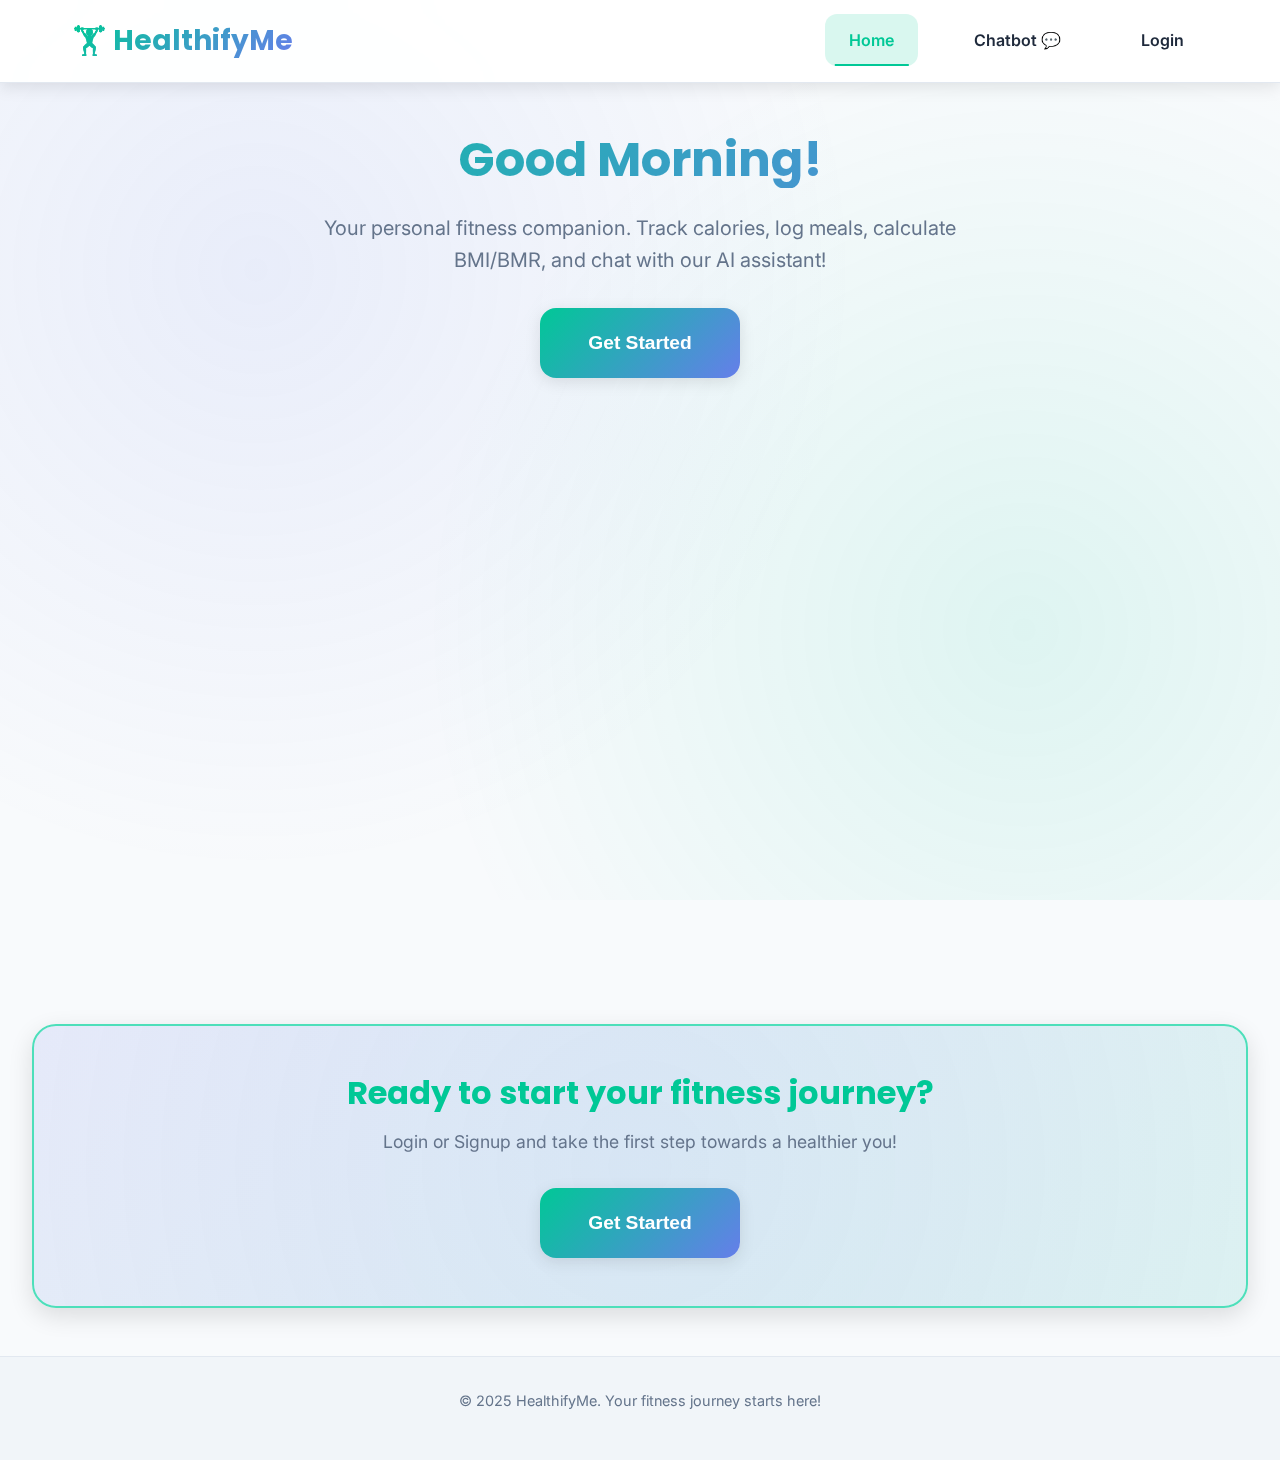
<file: frontend/index.html>
<!DOCTYPE html>
<html lang="en">
<head>
  <meta charset="UTF-8" />
  <meta name="viewport" content="width=device-width, initial-scale=1.0" />
  <title>HealthifyMe - Your Fitness Companion</title>
  <link rel="stylesheet" href="style.css" />
</head>

<body>
  <!-- NAVBAR -->
  <nav class="navbar">
    <div class="nav-container">
      <div class="logo"><h1>🏋️ HealthifyMe</h1></div>
      <ul class="nav-menu">
        <li><a href="index.html" class="active">Home</a></li>
        <li><a href="chatbot.html">Chatbot 💬</a></li>
        <li id="authButton"><a href="login.html">Login</a></li>
      </ul>
    </div>
  </nav>

  <!-- HERO SECTION -->
  <section class="hero">
    <h2 id="greeting">Welcome!</h2>
    <p>Your personal fitness companion. Track calories, log meals, calculate BMI/BMR, and chat with our AI assistant!</p>
    <button class="btn-large" id="getStartedBtn">Get Started</button>
  </section>

  <!-- FEATURES GRID -->
  <section class="features-grid">
    <div class="feature-card">
      <h3>📊 BMI Calculator</h3>
      <p>Check your Body Mass Index and understand your health better.</p>
    </div>
    <div class="feature-card">
      <h3>🔥 BMR Calculator</h3>
      <p>Calculate your Basal Metabolic Rate to manage your calorie needs.</p>
    </div>
    <div class="feature-card">
      <h3>🍎 Food Search</h3>
      <p>Search any food item and get detailed nutritional info.</p>
    </div>
    <div class="feature-card">
      <h3>🍔 Log Meal</h3>
      <p>Keep track of your meals and monitor daily calorie intake.</p>
    </div>
    <div class="feature-card">
      <h3>💧 Water Tracker</h3>
      <p>Log your water intake and stay hydrated throughout the day.</p>
    </div>
    <div class="feature-card">
      <h3>💬 AI Chatbot</h3>
      <p>Get personalized fitness advice with our AI-powered assistant.</p>
    </div>
  </section>

  <!-- CTA -->
  <section class="cta-section">
    <h3>Ready to start your fitness journey?</h3>
    <p>Login or Signup and take the first step towards a healthier you!</p>
    <button class="btn-large" id="ctaButton">Get Started</button>
  </section>

  <footer>
    <p>&copy; 2025 HealthifyMe. Your fitness journey starts here!</p>
  </footer>

  <script>
    // ====== DYNAMIC GREETING BASED ON TIME ======
    function updateGreeting() {
      const greetingEl = document.getElementById('greeting');
      const now = new Date();
      const hour = now.getHours();

      let greeting = "Welcome!";
      if(hour < 12) greeting = "Good Morning!";
      else if(hour < 18) greeting = "Good Afternoon!";
      else greeting = "Good Evening!";

      // Check login
      const session = JSON.parse(localStorage.getItem('healthifyMeSession') || 'null');
      if(session && session.username){
        greeting += ` ${session.username}`;
      }

      greetingEl.textContent = greeting;
    }

    // ====== NAVBAR LOGIN/LOGOUT ======
    function updateNavbar() {
      const authButton = document.getElementById('authButton');
      const session = JSON.parse(localStorage.getItem('healthifyMeSession') || 'null');

      if(session && session.username){
        authButton.innerHTML = `<a href="#" onclick="logout()">Logout</a>`;
      } else {
        authButton.innerHTML = `<a href="login.html">Login</a>`;
      }
    }

    // ====== GET STARTED BUTTON ======
    document.getElementById('getStartedBtn').addEventListener('click', () => {
      const session = JSON.parse(localStorage.getItem('healthifyMeSession') || 'null');
      if(session && session.username){
        window.location.href = 'dash.html';
      } else {
        window.location.href = 'login.html';
      }
    });

    document.getElementById('ctaButton').addEventListener('click', () => {
      const session = JSON.parse(localStorage.getItem('healthifyMeSession') || 'null');
      if(session && session.username){
        window.location.href = 'dash.html';
      } else {
        window.location.href = 'login.html';
      }
    });

    // ====== LOGOUT FUNCTION ======
    function logout(){
      localStorage.removeItem('healthifyMeSession');
      location.reload();
    }

    // Initialize
    updateGreeting();
    updateNavbar();
  </script>
</body>
</html>
</file>
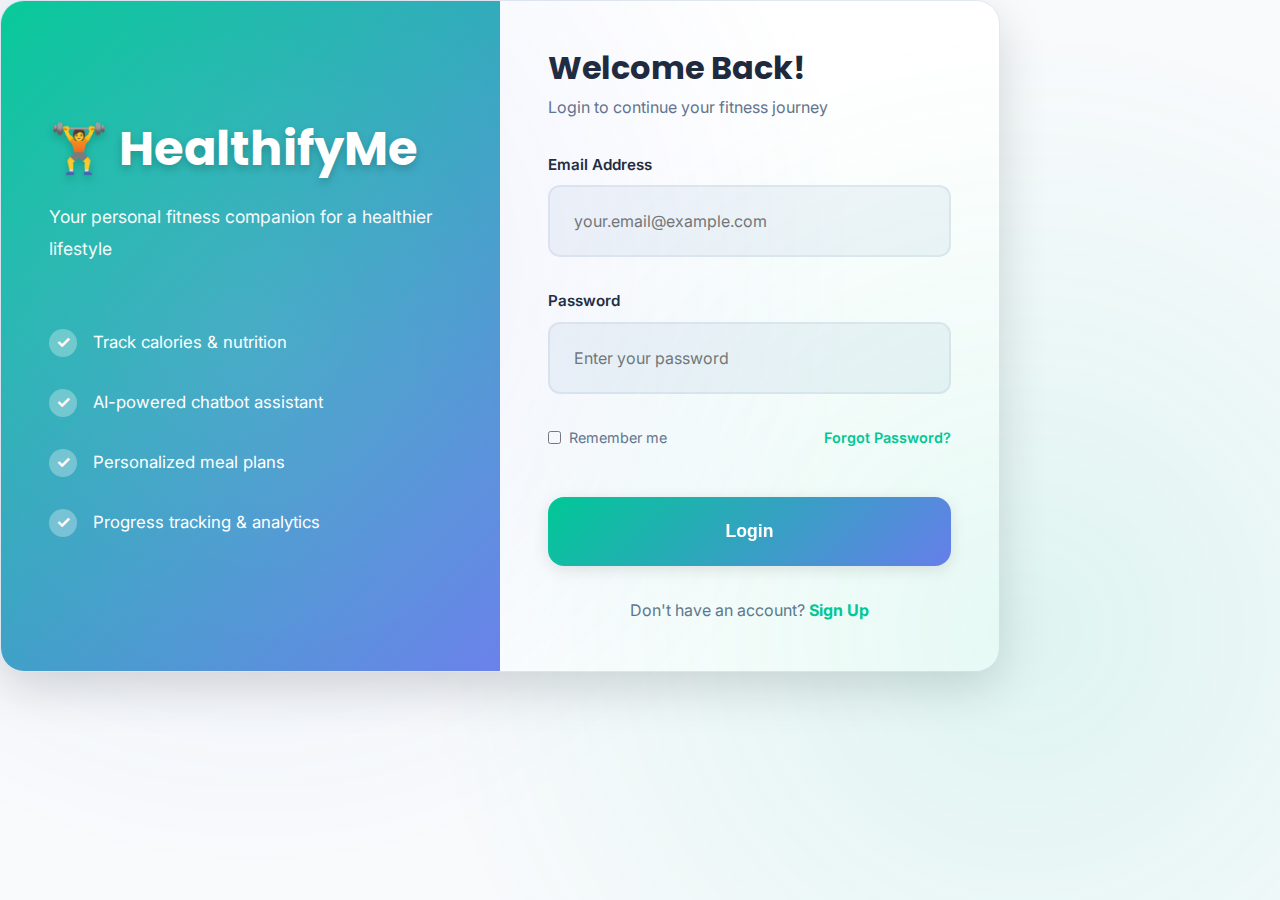
<file: frontend/bmi-calculator.html>
<!-- ==========================================
     FILE 4: bmi-calculator.html
     ========================================== -->
<!DOCTYPE html>
<html lang="en">
<head>
    <meta charset="UTF-8">
    <meta name="viewport" content="width=device-width, initial-scale=1.0">
    <title>BMI Calculator - HealthifyMe</title>
    <link rel="stylesheet" href="style.css">
</head>
<body>
    <!-- Sidebar -->
    <div class="sidebar" id="sidebar">
        <div class="sidebar-header">
            <h2>🏋️ HealthifyMe</h2>
        </div>
        <nav class="sidebar-nav">
            <a href="dash.html" class="nav-link">
                <span class="nav-icon">📊</span>
                <span class="nav-text">Dashboard</span>
            </a>
            <a href="bmi-calculator.html" class="nav-link active">
                <span class="nav-icon">⚖️</span>
                <span class="nav-text">BMI Calculator</span>
            </a>
            <a href="bmr-calculator.html" class="nav-link">
                <span class="nav-icon">🔥</span>
                <span class="nav-text">BMR Calculator</span>
            </a>
            <a href="food.html" class="nav-link">
                <span class="nav-icon">🍎</span>
                <span class="nav-text">Food Search</span>
            </a>
            <a href="meal.html" class="nav-link">
                <span class="nav-icon">🍔</span>
                <span class="nav-text">Log Meal</span>
            </a>
            <a href="water-tracker.html" class="nav-link">
                <span class="nav-icon">💧</span>
                <span class="nav-text">Water Tracker</span>
            </a>
            <a href="chatbot.html" class="nav-link">
                <span class="nav-icon">🤖</span>
                <span class="nav-text">AI Chatbot</span>
            </a>
            <a href="weight-log.html" class="nav-link">
        <span class="nav-icon">📈</span>
        <span class="nav-text">Weight Log</span>
    </a>
        </nav>
        <div class="sidebar-footer">
            <button onclick="handleLogout()" class="btn-logout">
                <span>🚪</span> Logout
            </button>
        </div>
    </div>

    <!-- Main Content -->
    <div class="main-content">
        <div class="top-bar">
            <button class="mobile-menu-btn" onclick="toggleSidebar()">☰</button>
            <div class="greeting">
                <h1>⚖️ BMI Calculator</h1>
                <p>Calculate your Body Mass Index</p>
            </div>
            <div class="user-profile">
                <div class="theme-toggle" onclick="toggleTheme()">
                    <span id="themeIcon">🌙</span>
                </div>
                <div class="user-avatar">👤</div>
                <span id="username">User</span>
            </div>
        </div>

        <div class="dashboard-container">
            <div class="form-container">
                <h2 style="margin-bottom: 1rem;">Calculate Your BMI</h2>
                <p style="color: var(--text-secondary); margin-bottom: 2rem;">
                    Body Mass Index (BMI) is a measure of body fat based on height and weight.
                </p>

                <form id="bmiForm" onsubmit="calculateBMI(event)">
                    <div class="form-group">
                        <label for="weight">Weight (kg) *</label>
                        <input type="number" id="weight" placeholder="70" step="0.1" min="1" required>
                    </div>

                    <div class="form-group">
                        <label for="height">Height (cm) *</label>
                        <input type="number" id="height" placeholder="170" min="1" required>
                    </div>

                    <button type="submit" class="btn btn-primary btn-block">Calculate BMI</button>
                </form>

                <!-- Result Display -->
                <div id="result" style="margin-top: 2rem; display: none;">
                    <div style="background: var(--bg-light); padding: 1.5rem; border-radius: 12px;">
                        <h3 style="text-align: center; margin-bottom: 1rem;">Your BMI Result</h3>
                        <div style="text-align: center; font-size: 3rem; font-weight: bold; color: var(--primary);" id="bmiValue">
                            0
                        </div>
                        <div style="text-align: center; font-size: 1.2rem; margin-top: 0.5rem;" id="bmiCategory">
                            Normal
                        </div>
                        <div style="margin-top: 1.5rem; padding: 1rem; background: white; border-radius: 8px;">
                            <p style="margin-bottom: 0.5rem;"><strong>BMI Ranges:</strong></p>
                            <ul style="list-style: none; padding: 0;">
                                <li>▪️ Underweight: < 18.5</li>
                                <li>▪️ Normal: 18.5 - 24.9</li>
                                <li>▪️ Overweight: 25 - 29.9</li>
                                <li>▪️ Obese: ≥ 30</li>
                            </ul>
                        </div>
                        <div id="recommendation" style="margin-top: 1rem; padding: 1rem; background: #e3f2fd; border-radius: 8px; color: #1565c0;">
                        </div>
                    </div>
                </div>

                <!-- BMI Chart -->
                <div style="margin-top: 2rem; text-align: center;">
                    <h3>BMI Scale</h3>
                    <div style="display: flex; height: 30px; border-radius: 8px; overflow: hidden; margin-top: 1rem;">
                        <div style="flex: 18.5; background: #2196F3; display: flex; align-items: center; justify-content: center; color: white; font-size: 0.8rem;">
                            Under
                        </div>
                        <div style="flex: 6.4; background: #4CAF50; display: flex; align-items: center; justify-content: center; color: white; font-size: 0.8rem;">
                            Normal
                        </div>
                        <div style="flex: 5; background: #FF9800; display: flex; align-items: center; justify-content: center; color: white; font-size: 0.8rem;">
                            Over
                        </div>
                        <div style="flex: 10; background: #f44336; display: flex; align-items: center; justify-content: center; color: white; font-size: 0.8rem;">
                            Obese
                        </div>
                    </div>
                </div>
            </div>
        </div>
    </div>

    <div id="toast" class="toast"></div>

    <script src="script.js"></script>
    <script>
        window.addEventListener('load', checkAuth);

        function checkAuth() {
            const session = localStorage.getItem('healthifyMeSession');
            if (!session) {
                window.location.href = 'login.html';
                return;
            }
            const userData = JSON.parse(session);
            document.getElementById('username').textContent = userData.username;
        }

        function calculateBMI(event) {
            event.preventDefault();

            const weight = parseFloat(document.getElementById('weight').value);
            const height = parseFloat(document.getElementById('height').value);

            if (!weight || !height || weight <= 0 || height <= 0) {
                showToast('Please enter valid values!', 'error');
                return;
            }

            const heightInMeters = height / 100;
            const bmi = (weight / (heightInMeters * heightInMeters)).toFixed(1);

            let category, color, recommendation;
            
            if (bmi < 18.5) {
                category = 'Underweight';
                color = '#2196F3';
                recommendation = '💡 You may need to gain weight. Consult with a healthcare provider for personalized advice.';
            } else if (bmi >= 18.5 && bmi < 25) {
                category = 'Normal Weight';
                color = '#4CAF50';
                recommendation = '✅ You have a healthy weight! Maintain it with balanced diet and regular exercise.';
            } else if (bmi >= 25 && bmi < 30) {
                category = 'Overweight';
                color = '#FF9800';
                recommendation = '⚠️ Consider losing weight through healthy eating and exercise. Small changes can make a big difference!';
            } else {
                category = 'Obese';
                color = '#f44336';
                recommendation = '🔴 Your health may be at risk. Please consult a healthcare provider for a weight management plan.';
            }

            document.getElementById('bmiValue').textContent = bmi;
            document.getElementById('bmiValue').style.color = color;
            document.getElementById('bmiCategory').textContent = category;
            document.getElementById('bmiCategory').style.color = color;
            document.getElementById('recommendation').innerHTML = recommendation;
            document.getElementById('result').style.display = 'block';

            showToast('BMI calculated successfully!', 'success');

            // Smooth scroll to result
            document.getElementById('result').scrollIntoView({ behavior: 'smooth', block: 'nearest' });
        }
    </script>
</body>
</html>
</file>
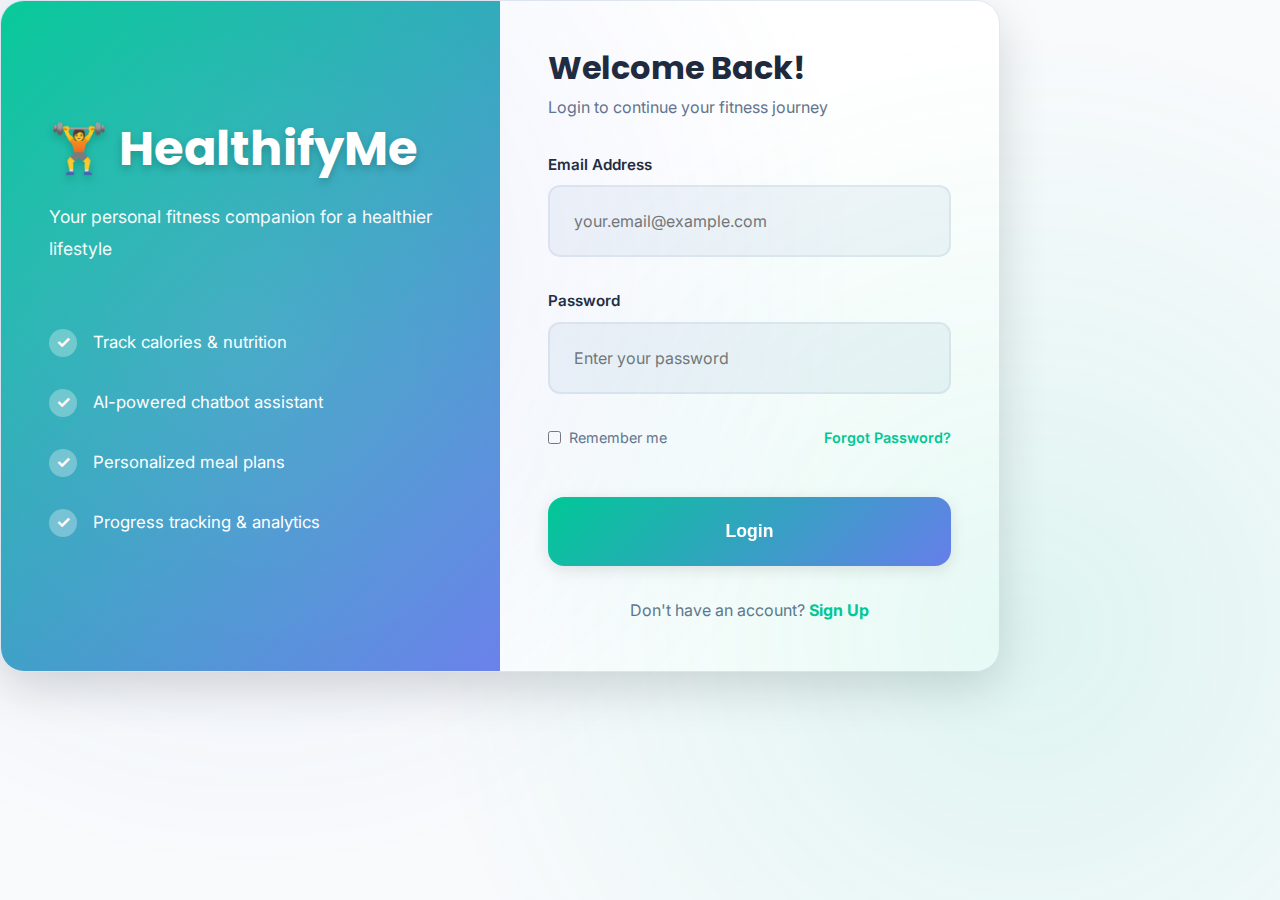
<file: frontend/bmr-calculator.html>
<!DOCTYPE html>
<html lang="en">
<head>
    <meta charset="UTF-8">
    <meta name="viewport" content="width=device-width, initial-scale=1.0">
    <title>BMR Calculator - HealthifyMe</title>
    <link rel="stylesheet" href="style.css">
</head>
<body>
    <!-- Sidebar (same as BMI page) -->
    <div class="sidebar" id="sidebar">
        <div class="sidebar-header">
            <h2>🏋️ HealthifyMe</h2>
        </div>
        <nav class="sidebar-nav">
            <a href="dash.html" class="nav-link">
                <span class="nav-icon">📊</span>
                <span class="nav-text">Dashboard</span>
            </a>
            <a href="bmi-calculator.html" class="nav-link">
                <span class="nav-icon">⚖️</span>
                <span class="nav-text">BMI Calculator</span>
            </a>
            <a href="bmr-calculator.html" class="nav-link active">
                <span class="nav-icon">🔥</span>
                <span class="nav-text">BMR Calculator</span>
            </a>
            <a href="food.html" class="nav-link">
                <span class="nav-icon">🍎</span>
                <span class="nav-text">Food Search</span>
            </a>
            <a href="meal.html" class="nav-link">
                <span class="nav-icon">🍔</span>
                <span class="nav-text">Log Meal</span>
            </a>
            <a href="water-tracker.html" class="nav-link">
                <span class="nav-icon">💧</span>
                <span class="nav-text">Water Tracker</span>
            </a>
            <a href="weight-log.html" class="nav-link">
        <span class="nav-icon">📈</span>
        <span class="nav-text">Weight Log</span>
    </a>
            <a href="chatbot.html" class="nav-link">
                <span class="nav-icon">🤖</span>
                <span class="nav-text">AI Chatbot</span>
            </a>
        </nav>
        <div class="sidebar-footer">
            <button onclick="handleLogout()" class="btn-logout">
                <span>🚪</span> Logout
            </button>
        </div>
    </div>

    <!-- Main Content -->
    <div class="main-content">
        <div class="top-bar">
            <button class="mobile-menu-btn" onclick="toggleSidebar()">☰</button>
            <div class="greeting">
                <h1>🔥 BMR Calculator</h1>
                <p>Calculate your Basal Metabolic Rate</p>
            </div>
            <div class="user-profile">
                <div class="theme-toggle" onclick="toggleTheme()">
                    <span id="themeIcon">🌙</span>
                </div>
                <div class="user-avatar">👤</div>
                <span id="username">User</span>
            </div>
        </div>

        <div class="dashboard-container">
            <div class="form-container">
                <h2 style="margin-bottom: 1rem;">Calculate Your BMR</h2>
                <p style="color: var(--text-secondary); margin-bottom: 2rem;">
                    Basal Metabolic Rate is the number of calories your body burns at rest to maintain vital functions.
                </p>
                
                

                <form id="bmrForm" onsubmit="calculateBMR(event)">

                    <div class="form-group">
                    <label for="weight">Weight (kg) *</label>
                    <input type="number" id="weight" placeholder="70" min="1" required>
                    </div>

                    
                    <div class="form-group">
                        <label for="height">Height (cm) *</label>
                        <input type="number" id="height" placeholder="170" min="1" required>
                    </div>

                    <div class="form-group">
                        <label for="age">Age (years) *</label>
                        <input type="number" id="age" placeholder="25" min="1" max="120" required>
                    </div>

                    <div class="form-group">
                        <label for="gender">Gender *</label>
                        <select id="gender" required>
                            <option value="">Select Gender</option>
                            <option value="male">Male</option>
                            <option value="female">Female</option>
                        </select>
                    </div>

                    <button type="submit" class="btn btn-primary btn-block">Calculate BMR</button>
                </form>

                <!-- Result Display -->
                <div id="result" style="margin-top: 2rem; display: none;">
                    <div style="background: var(--bg-light); padding: 1.5rem; border-radius: 12px;">
                        <h3 style="text-align: center; margin-bottom: 1rem;">Your BMR Result</h3>
                        <div style="text-align: center; font-size: 3rem; font-weight: bold; color: var(--primary);" id="bmrValue">
                            0
                        </div>
                        <div style="text-align: center; color: var(--text-secondary); margin-top: 0.5rem;">
                            calories/day at rest
                        </div>

                        <div style="margin-top: 2rem; padding: 1rem; background: white; border-radius: 8px;">
                            <h4 style="margin-bottom: 1rem;">Daily Calorie Needs (TDEE)</h4>
                            <p style="color: var(--text-secondary); font-size: 0.9rem; margin-bottom: 1rem;">
                                Based on your activity level:
                            </p>
                            <div id="activityLevels"></div>
                        </div>

                        <div style="margin-top: 1rem; padding: 1rem; background: #e8f5e9; border-radius: 8px; color: #2e7d32;">
                            <strong>💡 Tip:</strong> To lose weight, eat 500 calories below your TDEE. To gain weight, eat 300-500 above.
                        </div>
                    </div>
                </div>
            </div>
        </div>
    </div>

    <div id="toast" class="toast"></div>

    <script src="script.js"></script>
    <script>
        window.addEventListener('load', checkAuth);

        function checkAuth() {
            const session = localStorage.getItem('healthifyMeSession');
            if (!session) {
                window.location.href = 'login.html';
                return;
            }
            const userData = JSON.parse(session);
            document.getElementById('username').textContent = userData.username;
        }

        function calculateBMR(event) {
            event.preventDefault();

            const weight = parseFloat(document.getElementById('weight').value);
            const height = parseFloat(document.getElementById('height').value);
            const age = parseInt(document.getElementById('age').value);
            const gender = document.getElementById('gender').value;

            if (!weight || !height || !age || !gender) {
                showToast('Please fill all fields!', 'error');
                return;
            }

            // Mifflin-St Jeor Equation
            let bmr;
            if (gender === 'male') {
                bmr = (10 * weight) + (6.25 * height) - (5 * age) + 5;
            } else {
                bmr = (10 * weight) + (6.25 * height) - (5 * age) - 161;
            }

            bmr = Math.round(bmr);

            // Calculate TDEE for different activity levels
            const activityLevels = [
                { name: '🛋️ Sedentary', factor: 1.2, desc: 'Little or no exercise' },
                { name: '🚶 Light Activity', factor: 1.375, desc: 'Exercise 1-3 days/week' },
                { name: '🏃 Moderate', factor: 1.55, desc: 'Exercise 3-5 days/week' },
                { name: '💪 Active', factor: 1.725, desc: 'Exercise 6-7 days/week' },
                { name: '🏋️ Very Active', factor: 1.9, desc: 'Hard exercise daily + physical job' }
            ];

            document.getElementById('bmrValue').textContent = bmr;

            let activityHTML = '';
            activityLevels.forEach(level => {
                const tdee = Math.round(bmr * level.factor);
                activityHTML += `
                    <div style="padding: 0.75rem; margin-bottom: 0.5rem; background: var(--bg-light); border-radius: 8px; display: flex; justify-content: space-between; align-items: center;">
                        <div>
                            <strong>${level.name}</strong>
                            <div style="font-size: 0.85rem; color: var(--text-secondary);">${level.desc}</div>
                        </div>
                        <div style="font-size: 1.3rem; font-weight: bold; color: var(--primary);">
                            ${tdee} <small style="font-size: 0.7rem; color: var(--text-secondary);">cal</small>
                        </div>
                    </div>
                `;
            });

            document.getElementById('activityLevels').innerHTML = activityHTML;
            document.getElementById('result').style.display = 'block';

            showToast('BMR calculated successfully!', 'success');
            document.getElementById('result').scrollIntoView({ behavior: 'smooth', block: 'nearest' });
        }
    </script>
</body>
</html>
</file>
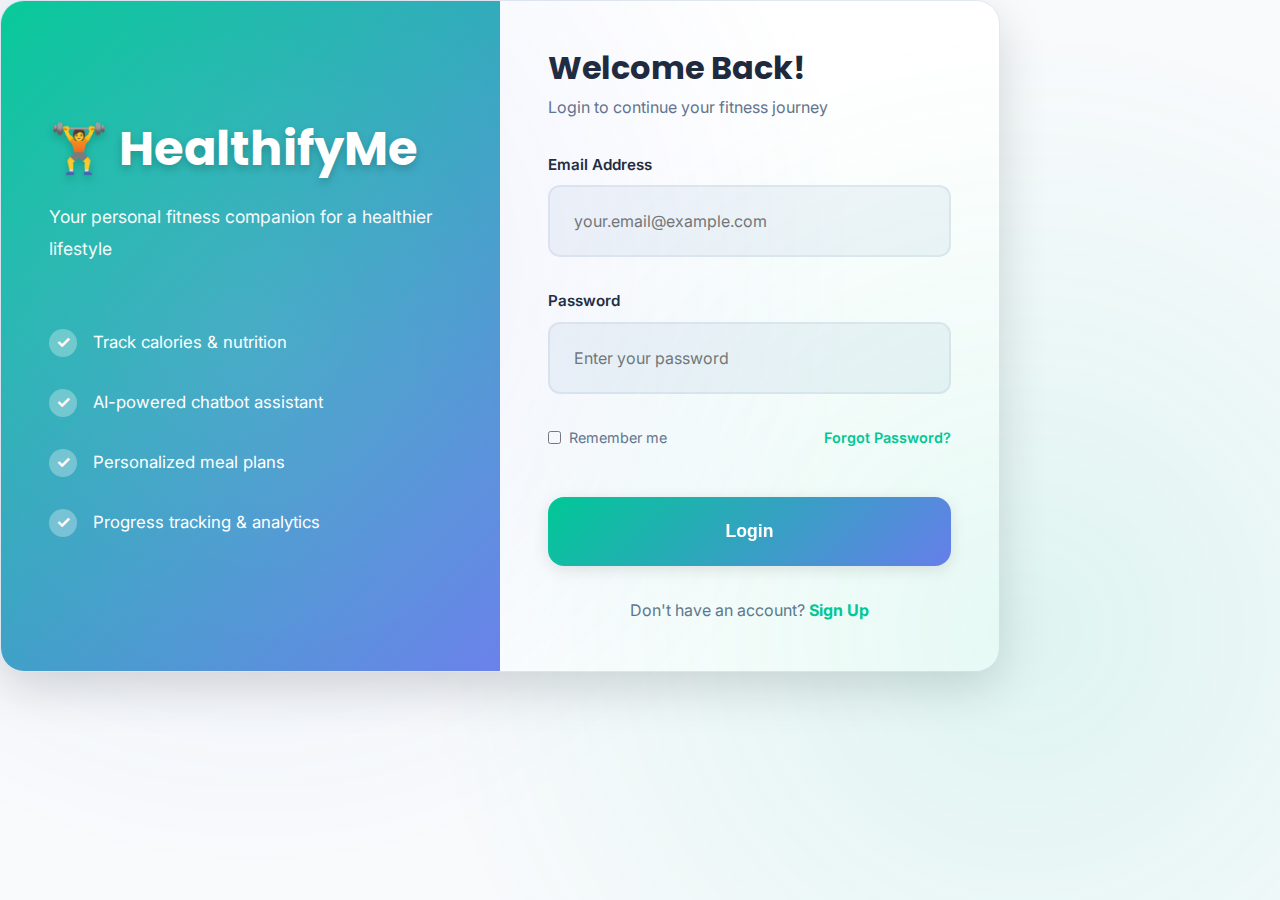
<file: frontend/chatbot.html>
<!-- ==========================================
     FILE 9: chatbot.html (UPDATED WITH THEME TOGGLE)
     ========================================== -->
<!DOCTYPE html>
<html lang="en">
<head>
    <meta charset="UTF-8">
    <meta name="viewport" content="width=device-width, initial-scale=1.0">
    <title>AI Chatbot - HealthifyMe</title>
    <link rel="stylesheet" href="style.css">
</head>
<body>
    <div class="chat-layout">
        <!-- Sidebar -->
        <div class="chat-sidebar">
            <div class="sidebar-header">
                <h2>🏋️ HealthifyMe</h2>
            </div>
            <nav class="sidebar-nav">
                <a href="dash.html" class="nav-link">
                    <span class="nav-icon">📊</span>
                    <span class="nav-text">Dashboard</span>
                </a>
                <a href="bmi-calculator.html" class="nav-link">
                    <span class="nav-icon">⚖️</span>
                    <span class="nav-text">BMI Calculator</span>
                </a>
                <a href="bmr-calculator.html" class="nav-link">
                    <span class="nav-icon">🔥</span>
                    <span class="nav-text">BMR Calculator</span>
                </a>
                <a href="food.html" class="nav-link">
                    <span class="nav-icon">🍎</span>
                    <span class="nav-text">Food Search</span>
                </a>
                <a href="meal.html" class="nav-link">
                    <span class="nav-icon">🍔</span>
                    <span class="nav-text">Log Meal</span>
                </a>
                <a href="water-tracker.html" class="nav-link">
                    <span class="nav-icon">💧</span>
                    <span class="nav-text">Water Tracker</span>
                </a>
                <a href="weight-log.html" class="nav-link">
        <span class="nav-icon">📈</span>
        <span class="nav-text">Weight Log</span>
    </a>
                <a href="chatbot.html" class="nav-link active">
                    <span class="nav-icon">🤖</span>
                    <span class="nav-text">AI Chatbot</span>
                </a>
            </nav>
            <div class="sidebar-footer">
                <button onclick="handleLogout()" class="btn-logout">
                    <span>🚪</span> Logout
                </button>
            </div>
        </div>

        <!-- Main Chat Area -->
        <div class="chat-main">
            <div class="chat-container-full">
                <!-- Chat Header -->
                <div class="chat-header">
                    <div>
                        <h2 style="color: white;">🤖 AI Fitness Assistant</h2>
                        <p style="margin: 0; opacity: 0.9; color: white;">Ask me anything about nutrition, diet, and fitness!</p>
                    </div>
                    <div style="display: flex; align-items: center; gap: 1rem;">
                        <div class="theme-toggle" onclick="toggleTheme()" style="width: 45px; height: 45px; background: rgba(255,255,255,0.2); border-radius: 50%; display: flex; align-items: center; justify-content: center; cursor: pointer; transition: all 0.3s;">
                            <span id="themeIcon" style="font-size: 1.5rem;">🌙</span>
                        </div>
                        <div id="connectionStatus" style="display: flex; align-items: center; gap: 0.5rem;">
                            <span class="status-dot"></span>
                            <span class="status-text">Checking...</span>
                        </div>
                        <button onclick="clearChat()" style="background: rgba(255,255,255,0.2); border: none; color: white; padding: 0.5rem 1rem; border-radius: 8px; cursor: pointer; transition: all 0.3s;">
                            Clear Chat
                        </button>
                    </div>
                </div>

                <!-- Quick Action Buttons -->
                <div class="quick-actions-grid">
                    <button class="quick-action-btn" onclick="sendQuick('How many calories in paneer?')">
                        <div>🧀 <strong>Paneer Calories</strong></div>
                        <small>Nutrition information</small>
                    </button>
                    <button class="quick-action-btn" onclick="sendQuick('Suggest vegan breakfast foods')">
                        <div>🥗 <strong>Vegan Breakfast</strong></div>
                        <small>Meal suggestions</small>
                    </button>
                    <button class="quick-action-btn" onclick="sendQuick('What is BMI?')">
                        <div>📊 <strong>BMI Info</strong></div>
                        <small>Body Mass Index</small>
                    </button>
                    <button class="quick-action-btn" onclick="sendQuick('How much water should I drink?')">
                        <div>💧 <strong>Hydration</strong></div>
                        <small>Daily water intake</small>
                    </button>
                </div>

                <!-- Chat Messages -->
                <div class="chat-messages-area" id="chatMessages">
                    <div class="message bot-message">
                        <div class="message-avatar">🤖</div>
                        <div class="message-content">
                            <p><strong>Hello! I'm your HealthifyMe AI assistant.</strong></p>
                            <p>I can help you with:</p>
                            <ul>
                                <li>🍎 Food calories and nutrition</li>
                                <li>🥗 Diet recommendations</li>
                                <li>💧 Hydration tips</li>
                                <li>🏃 Exercise suggestions</li>
                                <li>📊 BMI & BMR calculations</li>
                            </ul>
                            <p>What would you like to know?</p>
                        </div>
                    </div>
                </div>

                <!-- Typing Indicator -->
                <div id="typingIndicator" class="typing-indicator" style="display: none; padding: 0 2rem;">
                    <span></span><span></span><span></span>
                </div>

                <!-- Chat Input -->
                <div class="chat-input-container">
                    <div style="display: flex; gap: 1rem;">
                        <input 
                            type="text" 
                            id="userInput" 
                            placeholder="Type your message here..." 
                            onkeypress="if(event.key==='Enter') sendMessage()"
                        >
                        <button onclick="sendMessage()" class="send-button">
                            Send ➤
                        </button>
                    </div>
                    <div class="input-hint">
                        💡 Tip: Be specific for best results! Ask about specific foods or nutrition topics.
                    </div>
                </div>
            </div>
        </div>
    </div>

    <div id="toast" class="toast"></div>
    <script src="script.js"></script>
    <script>
        window.addEventListener('load', () => {
            checkAuth();
            checkConnection();
            document.getElementById('userInput').focus();
        });

        function checkAuth() {
            const session = localStorage.getItem('healthifyMeSession');
            if (!session) {
                window.location.href = 'login.html';
            }
        }

        async function checkConnection() {
            const statusDiv = document.getElementById('connectionStatus');
            const dot = statusDiv.querySelector('.status-dot');
            const text = statusDiv.querySelector('.status-text');
            
            try {
                const response = await fetch('http://localhost:8081/api/test');
                if (response.ok) {
                    dot.style.background = '#4CAF50';
                    text.textContent = 'Connected';
                    dot.classList.add('online');
                } else {
                    throw new Error('Offline');
                }
            } catch (error) {
                dot.style.background = '#f44336';
                text.textContent = 'Backend Offline';
                dot.classList.add('offline');
            }
        }

        function sendQuick(message) {
            document.getElementById('userInput').value = message;
            sendMessage();
        }

        async function sendMessage() {
            const input = document.getElementById('userInput');
            const message = input.value.trim();
            
            if (!message) return;
            
            addMessage(message, 'user');
            input.value = '';
            showTyping();
            
            try {
                const response = await fetch('http://localhost:8081/api/chat', {
                    method: 'POST',
                    headers: { 'Content-Type': 'application/json' },
                    body: JSON.stringify({ message })
                });
                
                hideTyping();
                
                if (!response.ok) throw new Error('Chat failed');
                
                const data = await response.json();
                addMessage(data.reply || 'Sorry, I encountered an error.', 'bot');
                
            } catch (error) {
                hideTyping();
                addMessage('❌ Cannot connect to chatbot. Ensure Spring Boot (port 8081) and Flask (port 5000) are running.', 'bot');
            }
        }

        function addMessage(text, sender) {
            const messagesDiv = document.getElementById('chatMessages');
            const messageDiv = document.createElement('div');
            messageDiv.className = `message ${sender}-message`;
            
            const avatar = sender === 'bot' ? '🤖' : '👤';
            const formatted = text.replace(/\*\*(.*?)\*\*/g, '<strong>$1</strong>').replace(/\n/g, '<br>');
            
            messageDiv.innerHTML = `
                <div class="message-avatar">${avatar}</div>
                <div class="message-content">${formatted}</div>
            `;
            
            messagesDiv.appendChild(messageDiv);
            messagesDiv.scrollTop = messagesDiv.scrollHeight;
        }

        function showTyping() {
            document.getElementById('typingIndicator').style.display = 'flex';
        }

        function hideTyping() {
            document.getElementById('typingIndicator').style.display = 'none';
        }

        function clearChat() {
            if (confirm('Clear all messages?')) {
                const welcome = document.querySelector('.bot-message').cloneNode(true);
                document.getElementById('chatMessages').innerHTML = '';
                document.getElementById('chatMessages').appendChild(welcome);
            }
        }
    </script>
</body>
</html>
</file>
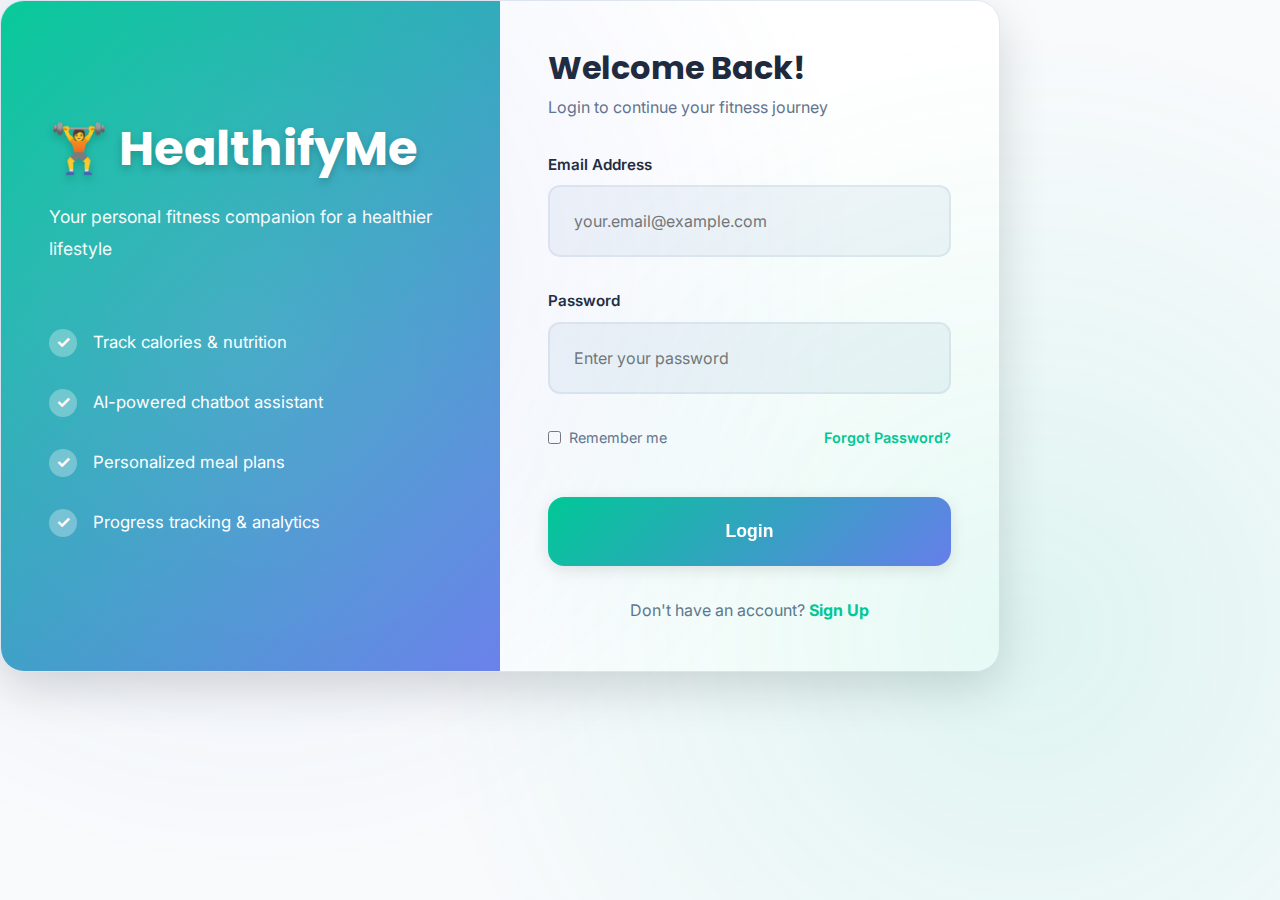
<file: frontend/food.html>
<!-- ==========================================
     FILE 6: food.html
     ========================================== -->
<!DOCTYPE html>
<html lang="en">
<head>
    <meta charset="UTF-8">
    <meta name="viewport" content="width=device-width, initial-scale=1.0">
    <title>Food Search - HealthifyMe</title>
    <link rel="stylesheet" href="style.css">
</head>
<body>
    <div class="sidebar" id="sidebar">
        <div class="sidebar-header"><h2>🏋️ HealthifyMe</h2></div>
        <nav class="sidebar-nav">
            <a href="dash.html" class="nav-link"><span class="nav-icon">📊</span><span class="nav-text">Dashboard</span></a>
            <a href="bmi-calculator.html" class="nav-link"><span class="nav-icon">⚖️</span><span class="nav-text">BMI Calculator</span></a>
            <a href="bmr-calculator.html" class="nav-link"><span class="nav-icon">🔥</span><span class="nav-text">BMR Calculator</span></a>
            <a href="food.html" class="nav-link active"><span class="nav-icon">🍎</span><span class="nav-text">Food Search</span></a>
            <a href="meal.html" class="nav-link"><span class="nav-icon">🍔</span><span class="nav-text">Log Meal</span></a>
            <a href="water-tracker.html" class="nav-link"><span class="nav-icon">💧</span><span class="nav-text">Water Tracker</span></a>
            <a href="weight-log.html" class="nav-link">
        <span class="nav-icon">📈</span>
        <span class="nav-text">Weight Log</span>
    </a>
            <a href="chatbot.html" class="nav-link"><span class="nav-icon">🤖</span><span class="nav-text">AI Chatbot</span></a>
        </nav>
        <div class="sidebar-footer"><button onclick="handleLogout()" class="btn-logout"><span>🚪</span> Logout</button></div>
    </div>

    <div class="main-content">
        <div class="top-bar">
            <button class="mobile-menu-btn" onclick="toggleSidebar()">☰</button>
            <div class="greeting">
                <h1>🍎 Food Search</h1>
                <p>Search for food nutrition information</p>
            </div>
            <div class="user-profile">
                <div class="theme-toggle" onclick="toggleTheme()"><span id="themeIcon">🌙</span></div>
                <div class="user-avatar">👤</div>
                <span id="username">User</span>
            </div>
        </div>

        <div class="dashboard-container">
            <div class="form-container" style="max-width: 900px;">
                <div style="display: flex; gap: 1rem; margin-bottom: 2rem;">
                    <input type="text" id="searchInput" placeholder="Search for food (e.g., banana, paneer, chicken)..." 
                           style="flex: 1; padding: 1rem; border: 2px solid var(--border-color); border-radius: 12px; font-size: 1rem;"
                           onkeypress="if(event.key==='Enter') searchFood()">
                    <button onclick="searchFood()" class="btn btn-primary" style="padding: 1rem 2rem;">
                        🔍 Search
                    </button>
                </div>

                <div id="searchResults"></div>
            </div>
        </div>
    </div>

    <div id="toast" class="toast"></div>
    <script src="script.js"></script>
    <script>
        window.addEventListener('load', () => {
            checkAuth();
            document.getElementById('searchInput').focus();
        });

        function checkAuth() {
            const session = localStorage.getItem('healthifyMeSession');
            if (!session) {
                window.location.href = 'login.html';
                return;
            }
            document.getElementById('username').textContent = JSON.parse(session).username;
        }

        let searching = false;
        async function searchFood() {

            if (searching) return; // prevent duplicate searches
            searching = true;
            
            const query = document.getElementById('searchInput').value.trim();
            if (!query) {
                showToast('Please enter a food name', 'error');
                return;
            }

            const resultsDiv = document.getElementById('searchResults');
            resultsDiv.innerHTML = '<div style="text-align: center; padding: 2rem;"><div class="loading"></div><p>Searching...</p></div>';

            try {
                // Call Spring Boot API
                const response = await fetch(`http://localhost:8081/api/foods/search?name=${encodeURIComponent(query)}`);
                
                if (!response.ok) throw new Error('Search failed');
                
                const foods = await response.json();
                
                if (foods && foods.length > 0) {
                    let html = '<div style="display: grid; gap: 1rem;">';
                    foods.forEach(food => {
                        html += `
                            <div style="background: var(--bg-light); padding: 1.5rem; border-radius: 12px; display: flex; justify-content: space-between; align-items: center;">
                                <div>
                                    <h3 style="color: var(--primary); margin-bottom: 0.5rem;">${food.foodName}</h3>
                                    <p>${food.cuisine} • ${food.dietCategory} • ${food.type}</p>
                                    <div style="display: flex; gap: 1rem; font-size: 0.9rem;">
                                    <span>🔥 ${food.calories} cal</span>
                                    <span>💪 ${food.protein}g protein</span>
                                    <span>🍞 ${food.carbs}g carbs</span>
                                    <span>🥑 ${food.fats}g fats</span>
                                </div>

                                </div>
                                <button onclick="addToMeal('${food.foodName}', ${food.calories}, ${food.protein}, ${food.carbs}, ${food.fats})" class="btn btn-primary">
                                Add to Meal
                                </button>


                            </div>
                        `;
                    });
                    html += '</div>';
                    resultsDiv.innerHTML = html;
                } else {
                    resultsDiv.innerHTML = `
                        <div style="text-align: center; padding: 3rem; color: var(--text-secondary);">
                            <div style="font-size: 4rem; margin-bottom: 1rem;">🔍</div>
                            <p>No results found for "${query}"</p>
                            <p style="font-size: 0.9rem;">Try: banana, paneer, chicken, rice, oats</p>
                        </div>
                    `;
                }
            } catch (error) {
                console.error('Search error:', error);
                resultsDiv.innerHTML = `
                    <div style="text-align: center; padding: 3rem; color: var(--danger);">
                        <p>❌ Search failed. Make sure the backend is running.</p>
                    </div>
                `;
            }finally {
            searching = false; // ✅ always reset
    }
        }

        function addToMeal(foodName, calories, protein, carbs, fats) {
    localStorage.setItem(
        'selectedFood',
        JSON.stringify({ foodName, calories, protein, carbs, fats })
    );
    showToast(`${foodName} selected! Redirecting to log meal...`, 'success');
    setTimeout(() => {
        window.location.href = 'meal.html';
    }, 1500);
}

    </script>
</body>
</html>
</file>
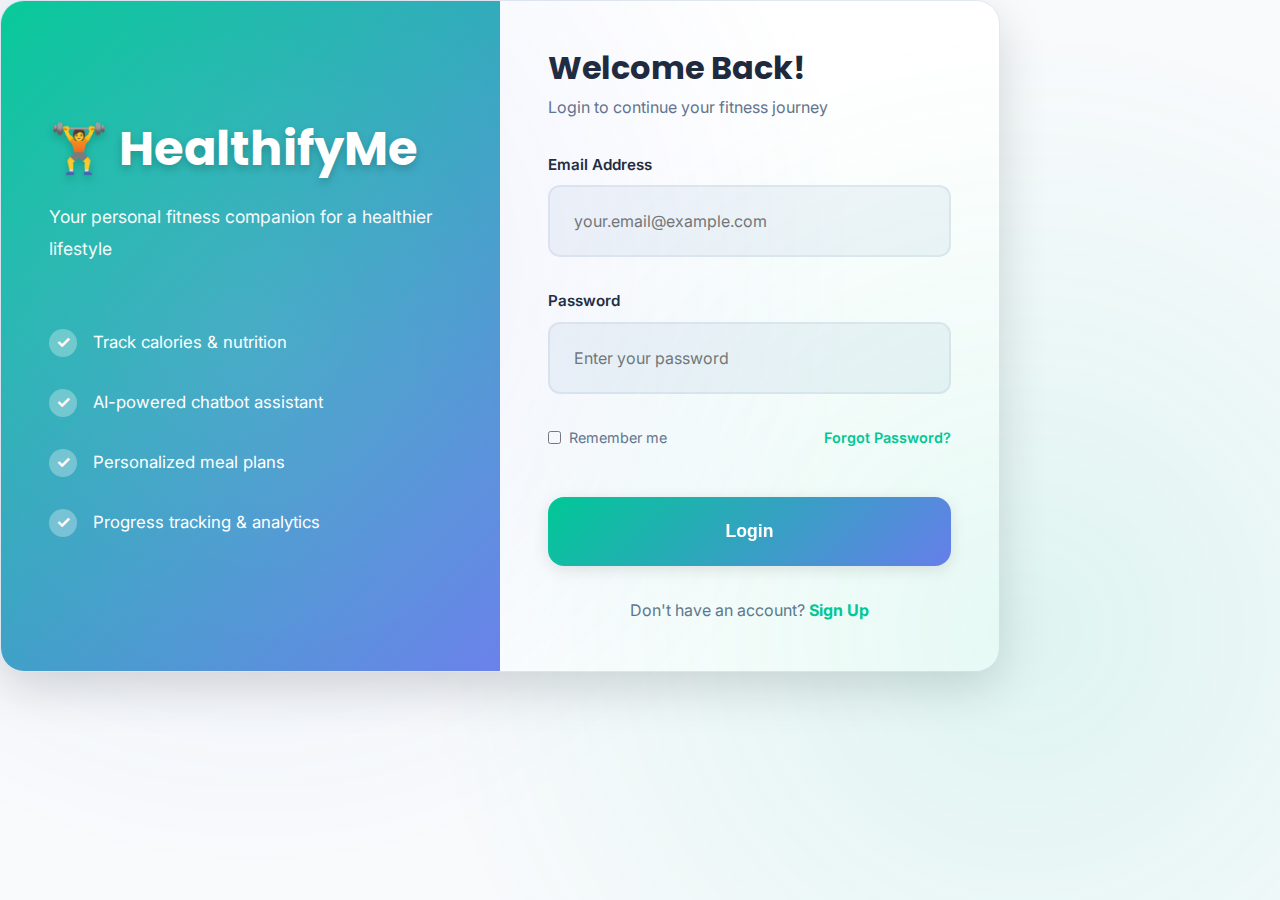
<file: frontend/login.html>
<!-- ==========================================
     FILE 2: login.html
     ========================================== -->
<!DOCTYPE html>
<html lang="en">
<head>
    <meta charset="UTF-8">
    <meta name="viewport" content="width=device-width, initial-scale=1.0">
    <title>Login - HealthifyMe</title>
    <link rel="stylesheet" href="style.css" />
</head>
<body>
    <div class="login-container">
        <!-- Left Side - Branding -->
        <div class="login-left">
            <h1>🏋️ HealthifyMe</h1>
            <p>Your personal fitness companion for a healthier lifestyle</p>
            <ul class="feature-list">
                <li>Track calories & nutrition</li>
                <li>AI-powered chatbot assistant</li>
                <li>Personalized meal plans</li>
                <li>Progress tracking & analytics</li>
            </ul>
        </div>

        <!-- Right Side - Login Form -->
        <div class="login-right">
            <h2>Welcome Back!</h2>
            <p class="subtitle">Login to continue your fitness journey</p>

            <div id="errorMessage" class="error-message"></div>

            <form id="loginForm" onsubmit="handleLogin(event)">
                <div class="form-group">
                    <label for="email">Email Address</label>
                    <input 
                        type="email" 
                        id="email" 
                        placeholder="your.email@example.com" 
                        required
                    >
                </div>

                <div class="form-group">
                    <label for="password">Password</label>
                    <input 
                        type="password" 
                        id="password" 
                        placeholder="Enter your password" 
                        required
                    >
                </div>

                <div class="form-options">
                    <label class="remember-me">
                        <input type="checkbox" id="rememberMe">
                        Remember me
                    </label>
                    <a href="#" class="forgot-password">Forgot Password?</a>
                </div>

                <button type="submit" class="btn-login">
                    Login
                </button>
            </form>

            <div class="signup-link">
                Don't have an account? <a href="signup.html">Sign Up</a>
            </div>
        </div>
    </div>

    <script>
        // Login Handler
        function handleLogin(event) {
            event.preventDefault();

            const email = document.getElementById('email').value.trim();
            const password = document.getElementById('password').value;
            const rememberMe = document.getElementById('rememberMe').checked;

            // Basic validation
            if (!email || !password) {
                showError('Please fill in all fields');
                return;
            }

            // Get users from localStorage
            const users = JSON.parse(localStorage.getItem('healthifyMeUsers') || '[]');

            // Find user
            const user = users.find(u => u.email === email && u.password === password);

            if (user) {
                // Success - Store session
                const sessionData = {
                    userId: user.id,
                    username: user.username,
                    email: user.email,
                    loginTime: new Date().toISOString(),
                    rememberMe: rememberMe
                };

                localStorage.setItem('healthifyMeSession', JSON.stringify(sessionData));

                // Redirect to dashboard
                window.location.href = 'dash.html';
            } else {
                // Failed login
                showError('Invalid email or password');
            }
        }

        // Show error message
        function showError(message) {
            const errorDiv = document.getElementById('errorMessage');
            errorDiv.textContent = message;
            errorDiv.style.display = 'block';

            setTimeout(() => {
                errorDiv.style.display = 'none';
            }, 3000);
        }

        // Check if already logged in
        window.addEventListener('load', () => {
            const session = localStorage.getItem('healthifyMeSession');
            if (session) {
                const sessionData = JSON.parse(session);
                if (sessionData.rememberMe) {
                    window.location.href = 'dash.html';
                }
            }
        });

        // Demo account notification
        window.addEventListener('load', () => {
            // Create demo account if doesn't exist
            const users = JSON.parse(localStorage.getItem('healthifyMeUsers') || '[]');
            if (users.length === 0) {
                const demoUser = {
                    id: 1,
                    username: 'Demo User',
                    email: 'demo@healthifyme.com',
                    password: 'demo123',
                    age: 25,
                    height: 170,
                    weight: 70,
                    goal: 'weight_loss',
                    createdAt: new Date().toISOString()
                };
                users.push(demoUser);
                localStorage.setItem('healthifyMeUsers', JSON.stringify(users));

                console.log('Demo account created:', demoUser);
            }
        });
    </script>
</body>
</html>
</file>
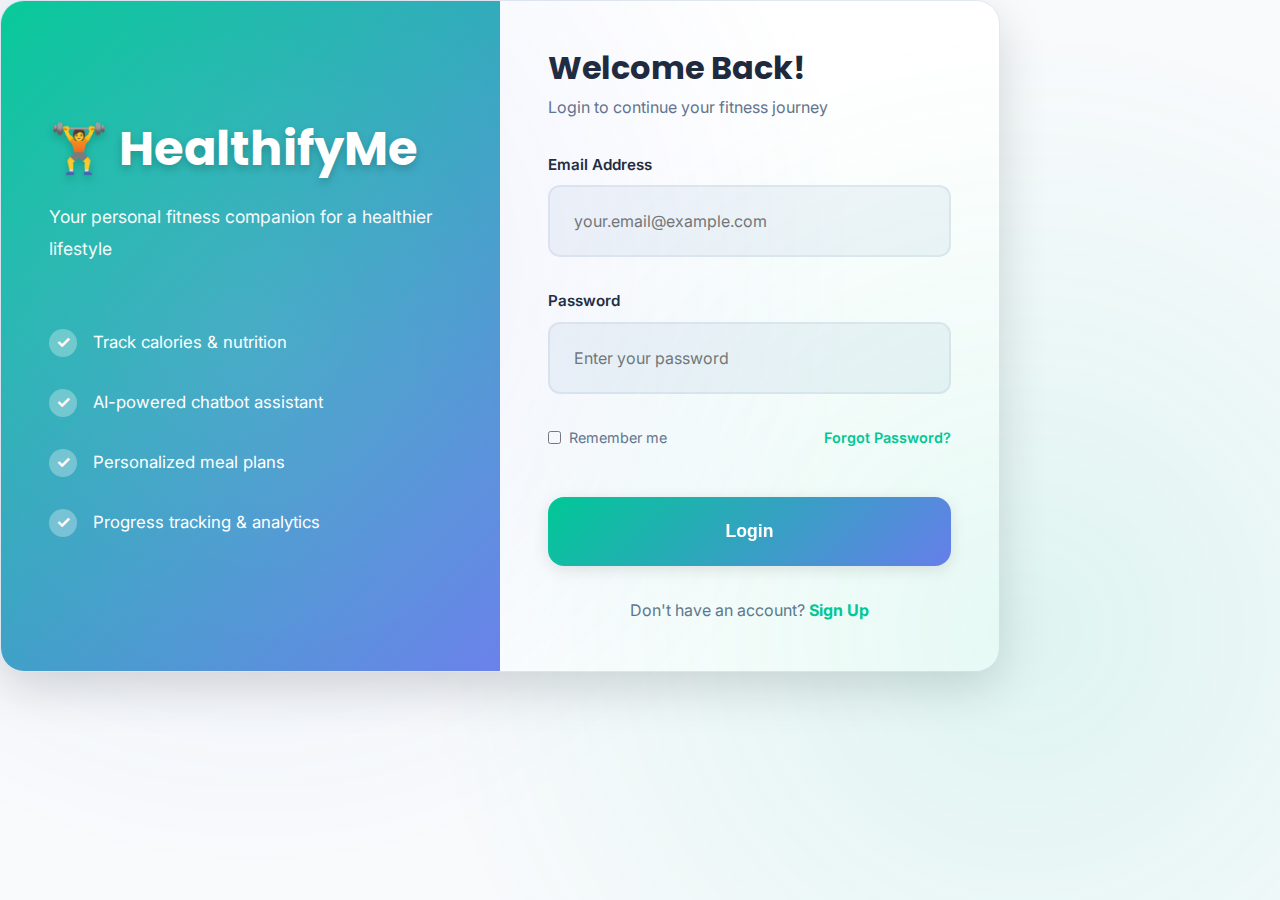
<file: frontend/meal.html>
<!DOCTYPE html>
<html lang="en">
<head>
    <meta charset="UTF-8">
    <meta name="viewport" content="width=device-width, initial-scale=1.0">
    <title>Log Meal - HealthifyMe</title>
    <link rel="stylesheet" href="style.css">
</head>
<body>
    <div class="sidebar" id="sidebar">
        <div class="sidebar-header"><h2>🏋️ HealthifyMe</h2></div>
        <nav class="sidebar-nav">
            <a href="dash.html" class="nav-link"><span class="nav-icon">📊</span><span class="nav-text">Dashboard</span></a>
            <a href="bmi-calculator.html" class="nav-link"><span class="nav-icon">⚖️</span><span class="nav-text">BMI Calculator</span></a>
            <a href="bmr-calculator.html" class="nav-link"><span class="nav-icon">🔥</span><span class="nav-text">BMR Calculator</span></a>
            <a href="food.html" class="nav-link"><span class="nav-icon">🍎</span><span class="nav-text">Food Search</span></a>
            <a href="meal.html" class="nav-link active"><span class="nav-icon">📝</span><span class="nav-text">Log Meal</span></a>
            <a href="water-tracker.html" class="nav-link"><span class="nav-icon">💧</span><span class="nav-text">Water Tracker</span></a>
            <a href="weight-log.html" class="nav-link">
        <span class="nav-icon">📈</span>
        <span class="nav-text">Weight Log</span>
    </a>
            <a href="chatbot.html" class="nav-link"><span class="nav-icon">🤖</span><span class="nav-text">AI Chatbot</span></a>
        </nav>
        <div class="sidebar-footer"><button onclick="handleLogout()" class="btn-logout"><span>🚪</span> Logout</button></div>
    </div>

    <div class="main-content">
        <div class="top-bar">
            <button class="mobile-menu-btn" onclick="toggleSidebar()">☰</button>
            <div class="greeting">
                <h1>📝 Log Meal</h1>
                <p>Track your food intake</p>
            </div>
            <div class="user-profile">
                <div class="theme-toggle" onclick="toggleTheme()"><span id="themeIcon">🌙</span></div>
                <div class="user-avatar">👤</div>
                <span id="username">User</span>
            </div>
        </div>

        <div class="dashboard-container">
            <div class="form-container">
                <h2 style="margin-bottom: 1rem;">Log Your Meal</h2>
                <p style="color: var(--text-secondary); margin-bottom: 2rem;">
                    Add a meal to track your daily calorie intake
                </p>

                <form id="mealForm" onsubmit="logMeal(event)">
                    <div class="form-group">
                        <label for="foodName">Food Name *</label>
                        <input type="text" id="foodName" placeholder="e.g., Banana, Roti, Chicken" required>
                    </div>

                    <div class="form-group">
                        <label for="calories">Calories *</label>
                        <input type="number" id="calories" placeholder="e.g., 105" min="1" required>
                    </div>

                    <div class="form-group">
                        <label for="protein">Protein (g)</label>
                        <input type="number" id="protein" placeholder="Optional" step="0.1" min="0">
                    </div>

                    <div class="form-group">
  <label for="carbs">Carbs (g)</label>
  <input type="number" id="carbs" placeholder="Optional" step="0.1" min="0">
</div>

<div class="form-group">
  <label for="fats">Fats (g)</label>
  <input type="number" id="fats" placeholder="Optional" step="0.1" min="0">
</div>


                    <div class="form-group">
                        <label for="mealType">Meal Type *</label>
                        <select id="mealType" required>
                            <option value="">Select Meal Type</option>
                            <option value="breakfast">🌅 Breakfast</option>
                            <option value="lunch">🌞 Lunch</option>
                            <option value="dinner">🌙 Dinner</option>
                            <option value="snack">🍪 Snack</option>
                        </select>
                    </div>

                    <div class="form-group">
                        <label for="date">Date *</label>
                        <input type="date" id="date" required>
                    </div>

                    <button type="submit" class="btn btn-primary btn-block">Log Meal</button>
                </form>

                <div style="margin-top: 2rem; text-align: center;">
                    <a href="food-search.html" style="color: var(--primary); text-decoration: none;">
                        🔍 Search food database for nutrition info
                    </a>
                </div>
            </div>

            <!-- Today's Meals Summary -->
            <div style="margin-top: 2rem; background: var(--bg-card); padding: 2rem; border-radius: 16px; box-shadow: var(--shadow-md);">
                <h3 style="margin-bottom: 1rem;">📊 Today's Summary</h3>
                <div style="display: grid; grid-template-columns: repeat(auto-fit, minmax(150px, 1fr)); gap: 1rem; margin-bottom: 1.5rem;">
                    <div style="text-align: center; padding: 1rem; background: var(--bg-light); border-radius: 12px;">
                        <div style="font-size: 2rem; font-weight: bold; color: var(--primary);" id="todayCalories">0</div>
                        <div style="font-size: 0.9rem; color: var(--text-secondary);">Total Calories</div>
                    </div>
                    <div style="text-align: center; padding: 1rem; background: var(--bg-light); border-radius: 12px;">
                        <div style="font-size: 2rem; font-weight: bold; color: var(--primary);" id="todayProtein">0g</div>
                        <div style="font-size: 0.9rem; color: var(--text-secondary);">Total Protein</div>
                    </div>
                    <div style="text-align: center; padding: 1rem; background: var(--bg-light); border-radius: 12px;">
                        <div style="font-size: 2rem; font-weight: bold; color: var(--primary);" id="mealCount">0</div>
                        <div style="font-size: 0.9rem; color: var(--text-secondary);">Meals Logged</div>
                    </div>
                </div>
                <div id="todayMealsList"></div>
            </div>
        </div>
    </div>

    <div id="toast" class="toast"></div>
    <script src="script.js"></script>
    <script>
        let currentUser;

        window.addEventListener('load', () => {
            checkAuth();
            setTodayDate();
            loadSelectedFood();
            updateTodaySummary();
        });

        function checkAuth() {
            const session = localStorage.getItem('healthifyMeSession');
            if (!session) {
                window.location.href = 'login.html';
                return;
            }
            currentUser = JSON.parse(session);
            document.getElementById('username').textContent = currentUser.username;
        }

        function setTodayDate() {
            document.getElementById('date').valueAsDate = new Date();
        }

        function loadSelectedFood() {
    const selected = localStorage.getItem('selectedFood');
    if (selected) {
        const food = JSON.parse(selected);
        document.getElementById('foodName').value = food.foodName;
        document.getElementById('calories').value = food.calories;
        if (food.protein) document.getElementById('protein').value = food.protein;
        if (food.carbs) document.getElementById('carbs').value = food.carbs;
        if (food.fats) document.getElementById('fats').value = food.fats;
        localStorage.removeItem('selectedFood');
    }
}


        function logMeal(event) {
            event.preventDefault();

           const mealData = {
    id: Date.now(),
    userId: currentUser.userId,
    foodName: document.getElementById('foodName').value.trim(),
    calories: parseInt(document.getElementById('calories').value),
    protein: parseFloat(document.getElementById('protein').value) || 0,
    carbs: parseFloat(document.getElementById('carbs').value) || 0,
    fats: parseFloat(document.getElementById('fats').value) || 0,
    mealType: document.getElementById('mealType').value,
    date: document.getElementById('date').value,
    timestamp: new Date().toISOString()
};

            // Get user's meals from localStorage
            const users = JSON.parse(localStorage.getItem('healthifyMeUsers') || '[]');
            const userIndex = users.findIndex(u => u.id === currentUser.userId);
            
            if (userIndex !== -1) {
                if (!users[userIndex].meals) users[userIndex].meals = [];
                users[userIndex].meals.push(mealData);
                localStorage.setItem('healthifyMeUsers', JSON.stringify(users));

                // 🔄 Notify dashboard to refresh
                localStorage.setItem('lastDashboardUpdate', Date.now());

                showToast(`✅ ${mealData.foodName} logged successfully!`, 'success');

                // Reset form
                document.getElementById('mealForm').reset();
                setTodayDate();

                // Update summary
                updateTodaySummary();

                // Animate success
                document.getElementById('mealForm').style.animation = 'fadeInUp 0.5s';
            }
        }

        function updateTodaySummary() {
            const users = JSON.parse(localStorage.getItem('healthifyMeUsers') || '[]');
            const user = users.find(u => u.id === currentUser.userId);
            
            if (!user || !user.meals) return;

            const today = new Date().toISOString().split('T')[0];
            const todayMeals = user.meals.filter(m => m.date === today);

            const totalCalories = todayMeals.reduce((sum, m) => sum + m.calories, 0);
            const totalProtein = todayMeals.reduce((sum, m) => sum + m.protein, 0);

            document.getElementById('todayCalories').textContent = totalCalories;
            document.getElementById('todayProtein').textContent = totalProtein.toFixed(1) + 'g';
            document.getElementById('mealCount').textContent = todayMeals.length;

            // Display meals list
            const listDiv = document.getElementById('todayMealsList');
            if (todayMeals.length === 0) {
                listDiv.innerHTML = '<p style="text-align: center; color: var(--text-secondary);">No meals logged today</p>';
            } else {
                listDiv.innerHTML = todayMeals.reverse().map(meal => `
                    <div style="padding: 1rem; background: var(--bg-light); border-radius: 8px; margin-bottom: 0.5rem; display: flex; justify-content: space-between; align-items: center;">
                        <div>
                            <strong>${meal.foodName}</strong>
                            <div style="font-size: 0.9rem; color: var(--text-secondary);">
                                ${getMealIcon(meal.mealType)} ${meal.mealType} • ${meal.calories} cal • ${meal.protein}g protein • ${meal.carbs || 0}g C • ${meal.fats || 0}g F
                            </div>
                        </div>
                        <button onclick="deleteMeal(${meal.id})" style="background: var(--danger); color: white; border: none; padding: 0.5rem 1rem; border-radius: 8px; cursor: pointer;">
                            Delete
                        </button>
                    </div>
                `).join('');
            }
        }

        function getMealIcon(type) {
            const icons = { breakfast: '🌅', lunch: '🌞', dinner: '🌙', snack: '🍪' };
            return icons[type] || '🍽️';
        }

        function deleteMeal(mealId) {
            if (!confirm('Delete this meal?')) return;

            const users = JSON.parse(localStorage.getItem('healthifyMeUsers') || '[]');
            const userIndex = users.findIndex(u => u.id === currentUser.userId);
            
            if (userIndex !== -1) {
                users[userIndex].meals = users[userIndex].meals.filter(m => m.id !== mealId);
                localStorage.setItem('healthifyMeUsers', JSON.stringify(users));

                // 🔄 Notify dashboard to refresh
                localStorage.setItem('lastDashboardUpdate', Date.now());
                showToast('Meal deleted', 'success');
                updateTodaySummary();
            }
        }
    </script>
</body>
</html>
</file>
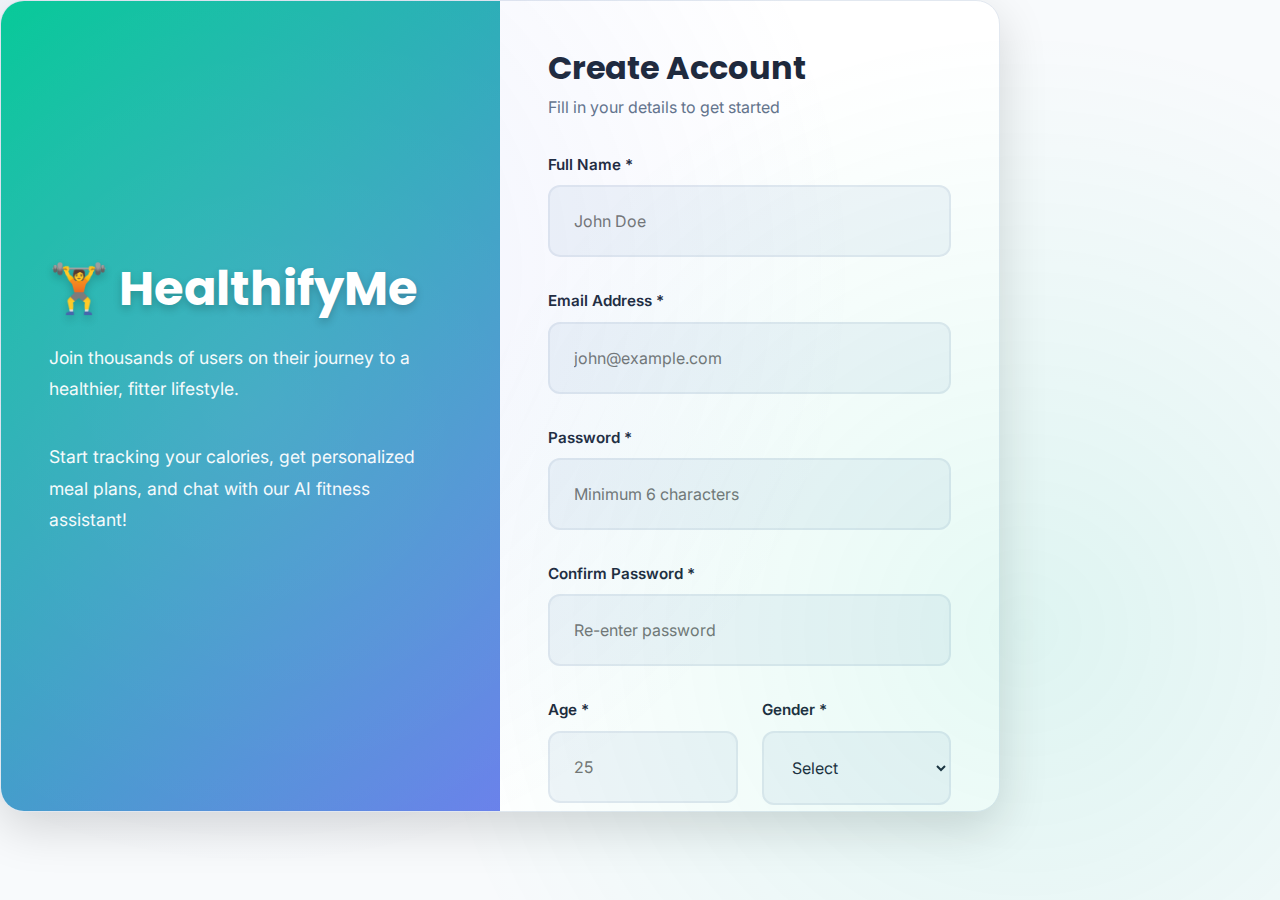
<file: frontend/signup.html>
<!-- ==========================================
     FILE 3: signup.html
     ========================================== -->
<!DOCTYPE html>
<html lang="en">
<head>
    <meta charset="UTF-8">
    <meta name="viewport" content="width=device-width, initial-scale=1.0">
    <title>Sign Up - HealthifyMe</title>
    <link rel="stylesheet" href="style.css" />
</head>
<body>
    <div class="signup-container">
        <!-- Left Side -->
        <div class="signup-left">
            <h1>🏋️ HealthifyMe</h1>
            <p>Join thousands of users on their journey to a healthier, fitter lifestyle.</p>
            <p style="margin-top: 20px;">Start tracking your calories, get personalized meal plans, and chat with our AI fitness assistant!</p>
        </div>

        <!-- Right Side - Signup Form -->
        <div class="signup-right">
            <h2>Create Account</h2>
            <p class="subtitle">Fill in your details to get started</p>

            <div id="successMessage" class="success-message"></div>
            <div id="errorMessage" class="error-message"></div>

            <form id="signupForm" onsubmit="handleSignup(event)">
                <!-- Personal Info -->
                <div class="form-group">
                    <label for="username">Full Name *</label>
                    <input type="text" id="username" placeholder="John Doe" required>
                </div>

                <div class="form-group">
                    <label for="email">Email Address *</label>
                    <input type="email" id="email" placeholder="john@example.com" required>
                </div>

                <div class="form-group">
                    <label for="password">Password *</label>
                    <input type="password" id="password" placeholder="Minimum 6 characters" required minlength="6">
                </div>

                <div class="form-group">
                    <label for="confirmPassword">Confirm Password *</label>
                    <input type="password" id="confirmPassword" placeholder="Re-enter password" required>
                </div>

                <!-- Physical Details -->
                <div class="form-row">
                    <div class="form-group">
                        <label for="age">Age *</label>
                        <input type="number" id="age" placeholder="25" min="10" max="120" required>
                    </div>

                    <div class="form-group">
                        <label for="gender">Gender *</label>
                        <select id="gender" required>
                            <option value="">Select</option>
                            <option value="male">Male</option>
                            <option value="female">Female</option>
                            <option value="other">Other</option>
                        </select>
                    </div>
                </div>

                <div class="form-row">
                    <div class="form-group">
                        <label for="height">Height (cm) *</label>
                        <input type="number" id="height" placeholder="170" min="100" max="250" required>
                    </div>

                    <div class="form-group">
                        <label for="weight">Weight (kg) *</label>
                        <input type="number" id="weight" placeholder="70" min="30" max="300" step="0.1" required>
                    </div>
                </div>

                <!-- Goal -->
                <div class="form-group">
                    <label for="goal">Fitness Goal *</label>
                    <select id="goal" required>
                        <option value="">Select your goal</option>
                        <option value="weight_loss">Weight Loss</option>
                        <option value="muscle_gain">Muscle Gain</option>
                        <option value="maintenance">Maintenance</option>
                        <option value="general_fitness">General Fitness</option>
                    </select>
                </div>

                <button type="submit" class="btn-signup">Create Account</button>
            </form>

            <div class="login-link">
                Already have an account? <a href="login.html">Login</a>
            </div>
        </div>
    </div>

    <script>
        function handleSignup(event) {
            event.preventDefault();

            // Get form values
            const username = document.getElementById('username').value.trim();
            const email = document.getElementById('email').value.trim();
            const password = document.getElementById('password').value;
            const confirmPassword = document.getElementById('confirmPassword').value;
            const age = parseInt(document.getElementById('age').value);
            const gender = document.getElementById('gender').value;
            const height = parseInt(document.getElementById('height').value);
            const weight = parseFloat(document.getElementById('weight').value);
            const goal = document.getElementById('goal').value;

            // Validation
            if (password !== confirmPassword) {
                showError('Passwords do not match!');
                return;
            }

            if (password.length < 6) {
                showError('Password must be at least 6 characters!');
                return;
            }

            // Get existing users
            const users = JSON.parse(localStorage.getItem('healthifyMeUsers') || '[]');

            // Check if email already exists
            if (users.find(u => u.email === email)) {
                showError('Email already registered! Please login.');
                return;
            }

           // Create new user
const newUser = {
    id: Date.now(),
    username,
    email,
    password, // In production, hash this!
    age,
    gender,
    height,
    weight,               // current (latest) weight
    startingWeight: weight, // ✅ stores the very first weight permanently
    goal,
    createdAt: new Date().toISOString(),
    meals: [],
    waterLogs: [],
    weightLogs: [],        // ✅ ensure it's initialized
    progressLogs: []
};


            // Save user
            users.push(newUser);
            localStorage.setItem('healthifyMeUsers', JSON.stringify(users));

            // Show success
            showSuccess('Account created successfully! Redirecting to login...');

            // Redirect after 2 seconds
            setTimeout(() => {
                window.location.href = 'login.html';
            }, 2000);
        }

        function showError(message) {
            const errorDiv = document.getElementById('errorMessage');
            errorDiv.textContent = message;
            errorDiv.style.display = 'block';
            document.getElementById('successMessage').style.display = 'none';

            setTimeout(() => {
                errorDiv.style.display = 'none';
            }, 4000);
        }

        function showSuccess(message) {
            const successDiv = document.getElementById('successMessage');
            successDiv.textContent = message;
            successDiv.style.display = 'block';
            document.getElementById('errorMessage').style.display = 'none';
        }
        console.log("Script loaded");
    </script>
</body>
</html>
</file>
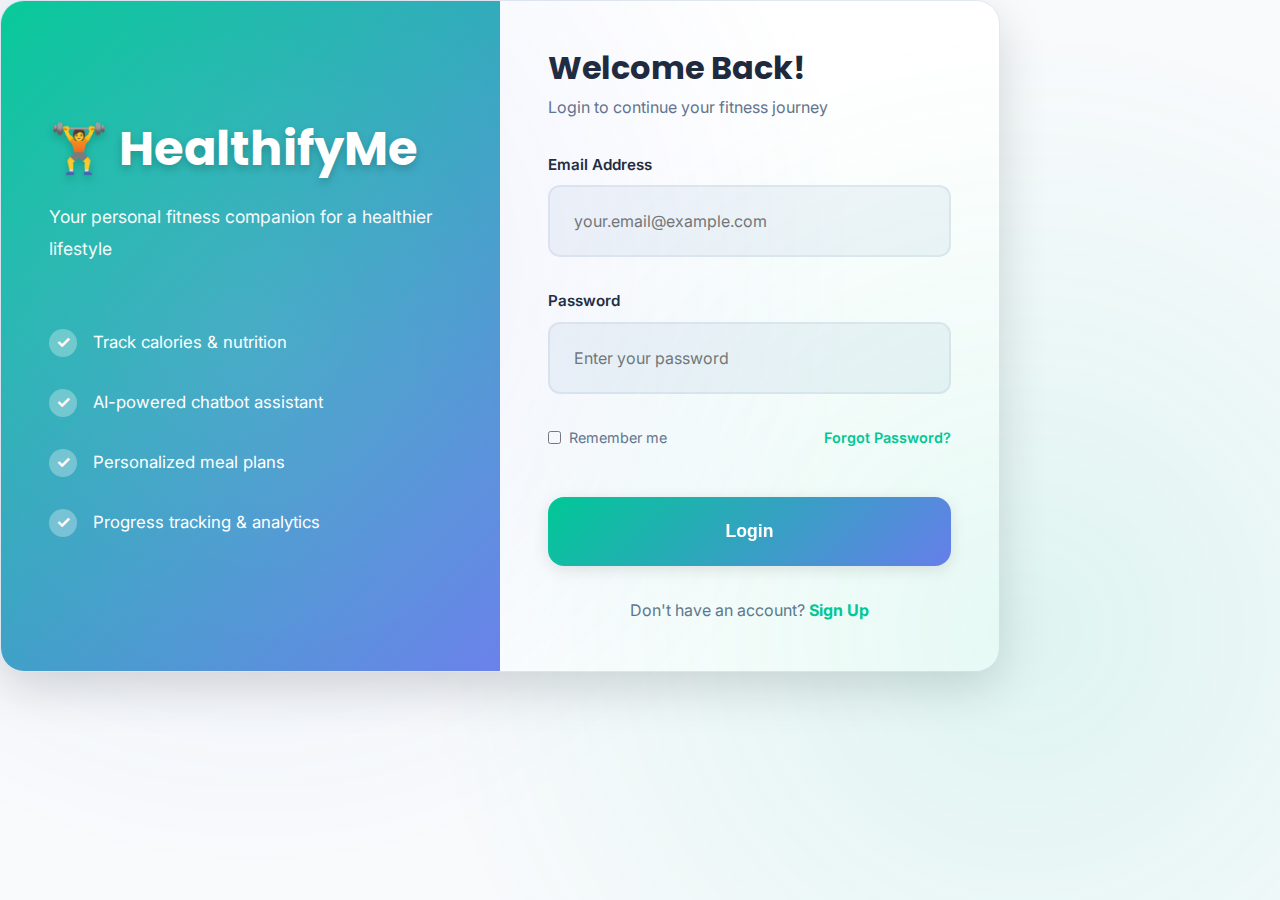
<file: frontend/water-tracker.html>
<!-- ==========================================
     FILE 8: water-tracker.html
     ========================================== -->
<!DOCTYPE html>
<html lang="en">
<head>
    <meta charset="UTF-8">
    <meta name="viewport" content="width=device-width, initial-scale=1.0">
    <title>Water Tracker - HealthifyMe</title>
    <link rel="stylesheet" href="style.css">
</head>
<body>
    <div class="sidebar" id="sidebar">
        <div class="sidebar-header"><h2>🏋️ HealthifyMe</h2></div>
        <nav class="sidebar-nav">
            <a href="dash.html" class="nav-link"><span class="nav-icon">📊</span><span class="nav-text">Dashboard</span></a>
            <a href="bmi-calculator.html" class="nav-link"><span class="nav-icon">⚖️</span><span class="nav-text">BMI Calculator</span></a>
            <a href="bmr-calculator.html" class="nav-link"><span class="nav-icon">🔥</span><span class="nav-text">BMR Calculator</span></a>
            <a href="food.html" class="nav-link"><span class="nav-icon">🍎</span><span class="nav-text">Food Search</span></a>
            <a href="meal.html" class="nav-link"><span class="nav-icon">🍔</span><span class="nav-text">Log Meal</span></a>
            <a href="water-tracker.html" class="nav-link active"><span class="nav-icon">💧</span><span class="nav-text">Water Tracker</span></a>
            <a href="weight-log.html" class="nav-link">
        <span class="nav-icon">📈</span>
        <span class="nav-text">Weight Log</span>
    </a>
            <a href="chatbot.html" class="nav-link"><span class="nav-icon">🤖</span><span class="nav-text">AI Chatbot</span></a>
        </nav>
        <div class="sidebar-footer"><button onclick="handleLogout()" class="btn-logout"><span>🚪</span> Logout</button></div>
    </div>

    <div class="main-content">
        <div class="top-bar">
            <button class="mobile-menu-btn" onclick="toggleSidebar()">☰</button>
            <div class="greeting">
                <h1>💧 Water Tracker</h1>
                <p>Stay hydrated, stay healthy</p>
            </div>
            <div class="user-profile">
                <div class="theme-toggle" onclick="toggleTheme()"><span id="themeIcon">🌙</span></div>
                <div class="user-avatar">👤</div>
                <span id="username">User</span>
            </div>
        </div>

        <div class="dashboard-container">
            <!-- Today's Water Intake -->
            <div style="background: linear-gradient(135deg, #2196F3, #1976D2); color: white; padding: 3rem; border-radius: 20px; text-align: center; margin-bottom: 2rem; box-shadow: var(--shadow-lg);">
                <h2 style="margin-bottom: 1rem;">Today's Water Intake</h2>
                <div style="font-size: 4rem; font-weight: bold; margin: 1rem 0;" id="todayWater">0L</div>
                <div style="font-size: 1.2rem; opacity: 0.9;">Goal: 3L per day</div>
                <div style="width: 100%; max-width: 400px; height: 20px; background: rgba(255,255,255,0.3); border-radius: 10px; margin: 1.5rem auto; overflow: hidden;">
                    <div id="waterProgress" style="height: 100%; background: white; width: 0%; transition: width 0.5s; border-radius: 10px;"></div>
                </div>
                <div id="hydrationStatus" style="font-size: 1.1rem; margin-top: 1rem;">💧 Keep going!</div>
            </div>

            <!-- Quick Add Buttons -->
            <div style="background: var(--bg-card); padding: 2rem; border-radius: 16px; box-shadow: var(--shadow-md); margin-bottom: 2rem;">
                <h3 style="margin-bottom: 1.5rem;">⚡ Quick Add Water</h3>
                <div style="display: grid; grid-template-columns: repeat(auto-fit, minmax(150px, 1fr)); gap: 1rem;">
                    <button onclick="addWater(0.25)" class="quick-water-btn">
                        <div style="font-size: 2rem;">💧</div>
                        <div>1 Glass</div>
                        <small>(250ml)</small>
                    </button>
                    <button onclick="addWater(0.5)" class="quick-water-btn">
                        <div style="font-size: 2rem;">💧💧</div>
                        <div>2 Glasses</div>
                        <small>(500ml)</small>
                    </button>
                    <button onclick="addWater(0.75)" class="quick-water-btn">
                        <div style="font-size: 2rem;">🥤</div>
                        <div>Bottle</div>
                        <small>(750ml)</small>
                    </button>
                    <button onclick="addWater(1)" class="quick-water-btn">
                        <div style="font-size: 2rem;">🚰</div>
                        <div>1 Liter</div>
                        <small>(1000ml)</small>
                    </button>
                </div>
            </div>

            <!-- Custom Amount -->
            <div class="form-container">
                <h3 style="margin-bottom: 1rem;">📝 Log Custom Amount</h3>
                <form onsubmit="logCustomWater(event)" style="display: flex; gap: 1rem; align-items: end;">
                    <div class="form-group" style="flex: 1; margin-bottom: 0;">
                        <label for="customAmount">Amount (liters)</label>
                        <input type="number" id="customAmount" placeholder="e.g., 0.5" step="0.1" min="0.1" max="5" required>
                    </div>
                    <button type="submit" class="btn btn-primary" style="padding: 0.9rem 2rem;">Add</button>
                </form>
            </div>

            <!-- Hydration Tips -->
            <div style="background: #e3f2fd; padding: 2rem; border-radius: 16px; margin-top: 2rem;">
                <h3 style="color: #1565c0; margin-bottom: 1rem;">💡 Hydration Tips</h3>
                <ul style="color: #1565c0; line-height: 2;">
                    <li>Drink water first thing in the morning</li>
                    <li>Keep a water bottle with you always</li>
                    <li>Drink before, during, and after exercise</li>
                    <li>Set reminders to drink water every hour</li>
                    <li>Eat water-rich foods like cucumber and watermelon</li>
                </ul>
            </div>

            <!-- Water History -->
            <div style="background: var(--bg-card); padding: 2rem; border-radius: 16px; box-shadow: var(--shadow-md); margin-top: 2rem;">
                <h3 style="margin-bottom: 1rem;">📊 7-Day History</h3>
                <div id="waterHistory"></div>
            </div>
        </div>
    </div>

    <div id="toast" class="toast"></div>
    <script src="script.js"></script>
    <script>
        let currentUser;

        window.addEventListener('load', () => {
            checkAuth();
            updateWaterDisplay();
            loadWaterHistory();
        });

        function checkAuth() {
            const session = localStorage.getItem('healthifyMeSession');
            if (!session) {
                window.location.href = 'login.html';
                return;
            }
            currentUser = JSON.parse(session);
            document.getElementById('username').textContent = currentUser.username;
        }

        function addWater(liters) {
            const users = JSON.parse(localStorage.getItem('healthifyMeUsers') || '[]');
            const userIndex = users.findIndex(u => u.id === currentUser.userId);
            
            if (userIndex !== -1) {
                if (!users[userIndex].waterLogs) users[userIndex].waterLogs = [];
                
                const today = new Date().toISOString().split('T')[0];
                const existingLog = users[userIndex].waterLogs.find(log => log.date === today);
                
                if (existingLog) {
                    existingLog.liters += liters;
                } else {
                    users[userIndex].waterLogs.push({
                        date: today,
                        liters: liters,
                        timestamp: new Date().toISOString()
                    });
                }
                
                localStorage.setItem('healthifyMeUsers', JSON.stringify(users));

                localStorage.setItem('lastDashboardUpdate', Date.now());

                updateWaterDisplay();
                loadWaterHistory();
                
                showToast(`✅ Added ${liters}L of water!`, 'success');
                
                // Celebration animation if goal reached
                const total = getTodayWater();
                if (total >= 3 && (total - liters) < 3) {
                    showToast('🎉 Congratulations! You reached your daily goal!', 'success');
                }
            }
        }

        function logCustomWater(event) {
            event.preventDefault();
            const amount = parseFloat(document.getElementById('customAmount').value);
            addWater(amount);

            // 🔄 Notify dashboard to refresh automatically
            localStorage.setItem('lastDashboardUpdate', Date.now());
            document.getElementById('customAmount').value = '';
        }

        function getTodayWater() {
            const users = JSON.parse(localStorage.getItem('healthifyMeUsers') || '[]');
            const user = users.find(u => u.id === currentUser.userId);
            
            if (!user || !user.waterLogs) return 0;
            
            const today = new Date().toISOString().split('T')[0];
            const todayLog = user.waterLogs.find(log => log.date === today);
            
            return todayLog ? todayLog.liters : 0;
        }

        function updateWaterDisplay() {
            const total = getTodayWater();
            const goal = 3;
            const percentage = Math.min((total / goal) * 100, 100);
            
            document.getElementById('todayWater').textContent = total.toFixed(1) + 'L';
            document.getElementById('waterProgress').style.width = percentage + '%';
            
            let status;
            if (percentage < 30) {
                status = '💧 Just getting started!';
            } else if (percentage < 60) {
                status = '💧💧 Good progress!';
            } else if (percentage < 100) {
                status = '💧💧💧 Almost there!';
            } else {
                status = '🎉 Goal achieved!';
            }
            document.getElementById('hydrationStatus').textContent = status;
        }

        function loadWaterHistory() {
            const users = JSON.parse(localStorage.getItem('healthifyMeUsers') || '[]');
            const user = users.find(u => u.id === currentUser.userId);
            
            if (!user || !user.waterLogs) {
                document.getElementById('waterHistory').innerHTML = '<p style="text-align: center; color: var(--text-secondary);">No history yet</p>';
                return;
            }
            
            const last7Days = [];
            for (let i = 6; i >= 0; i--) {
                const date = new Date();
                date.setDate(date.getDate() - i);
                last7Days.push(date.toISOString().split('T')[0]);
            }
            
            const historyHTML = last7Days.map(date => {
                const log = user.waterLogs.find(l => l.date === date);
                const liters = log ? log.liters : 0;
                const percentage = Math.min((liters / 3) * 100, 100);
                const dateObj = new Date(date);
                const dayName = dateObj.toLocaleDateString('en-US', { weekday: 'short' });
                
                return `
                    <div style="display: flex; align-items: center; gap: 1rem; margin-bottom: 1rem;">
                        <div style="min-width: 60px; font-weight: 600;">${dayName}</div>
                        <div style="flex: 1; height: 30px; background: var(--bg-light); border-radius: 15px; overflow: hidden; position: relative;">
                            <div style="height: 100%; background: #2196F3; width: ${percentage}%; transition: width 0.5s;"></div>
                            <div style="position: absolute; top: 50%; left: 50%; transform: translate(-50%, -50%); font-size: 0.85rem; font-weight: 600;">
                                ${liters.toFixed(1)}L
                            </div>
                        </div>
                    </div>
                `;
            }).join('');
            
            document.getElementById('waterHistory').innerHTML = historyHTML;
        }
    </script>
</body>
</html>
</file>
<file: frontend/style.css>
/* ===========================================
   HEALTHIFYME - ADVANCED PROFESSIONAL THEME
   Modern, Animated, Professional Design
   =========================================== */

/* ============= IMPORTS ============= */
@import url('https://fonts.googleapis.com/css2?family=Poppins:wght@300;400;500;600;700;800&family=Inter:wght@300;400;500;600;700&display=swap');

/* ============= CSS RESET ============= */
* {
  margin: 0;
  padding: 0;
  box-sizing: border-box;
}

*::before,
*::after {
  box-sizing: border-box;
}

/* ============= ROOT VARIABLES ============= */
:root {
  /* Modern Color Palette - Fitness & Health Theme */
  --primary: #00c896;
  --primary-dark: #00a379;
  --primary-light: #4ddfba;
  --secondary: #667eea;
  --accent: #ff6b9d;
  --success: #10b981;
  --danger: #ef4444;
  --warning: #fbbf24;
  --info: #3b82f6;
  
  /* Backgrounds */
  --bg-main: #f8fafc;
  --bg-card: #ffffff;
  --bg-glass: rgba(255, 255, 255, 0.75);
  --bg-gradient: linear-gradient(135deg, #667eea 0%, #764ba2 100%);
  --bg-light: #f1f5f9;
  --bg-dark: #1e293b;
  
  /* Text Colors */
  --text-primary: #1e293b;
  --text-secondary: #64748b;
  --text-light: #94a3b8;
  --text-white: #ffffff;
  
  /* Borders */
  --border-color: #e2e8f0;
  --border-radius-sm: 8px;
  --border-radius-md: 12px;
  --border-radius-lg: 16px;
  --border-radius-xl: 24px;
  
  /* Shadows */
  --shadow-xs: 0 1px 2px rgba(0, 0, 0, 0.05);
  --shadow-sm: 0 2px 8px rgba(0, 0, 0, 0.08);
  --shadow-md: 0 4px 16px rgba(0, 0, 0, 0.1);
  --shadow-lg: 0 8px 24px rgba(0, 0, 0, 0.12);
  --shadow-xl: 0 16px 48px rgba(0, 0, 0, 0.15);
  --shadow-glow: 0 0 20px rgba(102, 126, 234, 0.3);
  
  /* Transitions */
  --transition-fast: 0.2s ease;
  --transition-normal: 0.3s ease;
  --transition-slow: 0.5s ease;
  
  /* Spacing */
  --spacing-xs: 0.5rem;
  --spacing-sm: 1rem;
  --spacing-md: 1.5rem;
  --spacing-lg: 2rem;
  --spacing-xl: 3rem;
}

/* ============= DARK THEME ============= */
[data-theme="dark"] {
  --bg-main: #0f172a;
  --bg-card: #1e293b;
  --bg-glass: rgba(30, 41, 59, 0.75);
  --bg-light: #334155;
  --text-primary: #f1f5f9;
  --text-secondary: #cbd5e1;
  --text-light: #94a3b8;
  --border-color: #334155;
  --shadow-sm: 0 2px 8px rgba(0, 0, 0, 0.3);
  --shadow-md: 0 4px 16px rgba(0, 0, 0, 0.4);
  --shadow-lg: 0 8px 24px rgba(0, 0, 0, 0.5);
}

/* Dark mode text overrides */
[data-theme="dark"] h1,
[data-theme="dark"] h2,
[data-theme="dark"] h3,
[data-theme="dark"] h4,
[data-theme="dark"] h5,
[data-theme="dark"] h6 {
  color: var(--text-primary);
}

[data-theme="dark"] p {
  color: var(--text-secondary);
}

[data-theme="dark"] label {
  color: var(--text-primary);
}

[data-theme="dark"] .message-content {
  background: var(--bg-card);
  color: var(--text-primary);
}

[data-theme="dark"] .message-content p,
[data-theme="dark"] .message-content li {
  color: var(--text-secondary);
}

[data-theme="dark"] .user-message .message-content {
  background: linear-gradient(135deg, var(--primary-dark), var(--primary));
  color: white;
}

[data-theme="dark"] .user-message .message-content p {
  color: white;
}

[data-theme="dark"] .chat-messages-area {
  background: var(--bg-main);
}

[data-theme="dark"] .chat-input-container {
  background: var(--bg-card);
  border-top: 1px solid var(--border-color);
}

[data-theme="dark"] .chat-input-container input {
  background: var(--bg-light);
  color: var(--text-primary);
  border-color: var(--border-color);
}

[data-theme="dark"] .quick-action-btn,
[data-theme="dark"] .chip {
  background: var(--bg-card);
  color: var(--text-primary);
  border-color: var(--border-color);
}

[data-theme="dark"] .quick-action-btn small {
  color: var(--text-secondary);
}

[data-theme="dark"] .quick-actions-grid {
  background: var(--bg-card);
}

[data-theme="dark"] .input-hint {
  color: var(--text-secondary);
}

/* ============= BASE STYLES ============= */
html {
  scroll-behavior: smooth;
  font-size: 16px;
}

body {
  font-family: 'Inter', -apple-system, BlinkMacSystemFont, 'Segoe UI', sans-serif;
  background: var(--bg-main);
  color: var(--text-primary);
  line-height: 1.6;
  transition: background-color var(--transition-normal), color var(--transition-normal);
  overflow-x: hidden;
  position: relative;
}

body::before {
  content: '';
  position: fixed;
  top: 0;
  left: 0;
  width: 100%;
  height: 100%;
  background: 
    radial-gradient(circle at 20% 30%, rgba(102, 126, 234, 0.1) 0%, transparent 50%),
    radial-gradient(circle at 80% 70%, rgba(0, 200, 150, 0.1) 0%, transparent 50%);
  pointer-events: none;
  z-index: 0;
}

/* ============= TYPOGRAPHY ============= */
h1, h2, h3, h4, h5, h6 {
  font-family: 'Poppins', sans-serif;
  font-weight: 700;
  line-height: 1.2;
  margin-bottom: var(--spacing-sm);
  color: var(--text-primary);
}

h1 { font-size: 2.5rem; }
h2 { font-size: 2rem; }
h3 { font-size: 1.5rem; }
h4 { font-size: 1.25rem; }
h5 { font-size: 1.1rem; }
h6 { font-size: 1rem; }

p {
  margin-bottom: var(--spacing-sm);
  color: var(--text-secondary);
}

a {
  color: var(--primary);
  text-decoration: none;
  transition: color var(--transition-fast);
}

a:hover {
  color: var(--primary-dark);
}

/* ============= SIDEBAR ============= */
.sidebar {
  position: fixed;
  left: 0;
  top: 0;
  width: 280px;
  height: 100vh;
  background: linear-gradient(180deg, var(--bg-card) 0%, var(--bg-glass) 100%);
  backdrop-filter: blur(20px) saturate(180%);
  box-shadow: var(--shadow-lg);
  border-right: 1px solid var(--border-color);
  display: flex;
  flex-direction: column;
  z-index: 1000;
  transition: transform var(--transition-normal), width var(--transition-normal);
  overflow-y: auto;
  overflow-x: hidden;
}

.sidebar::-webkit-scrollbar {
  width: 6px;
}

.sidebar::-webkit-scrollbar-track {
  background: transparent;
}

.sidebar::-webkit-scrollbar-thumb {
  background: var(--primary);
  border-radius: 10px;
}

.sidebar.collapsed {
  transform: translateX(-280px);
}

/* Sidebar Header */
.sidebar-header {
  padding: var(--spacing-lg) var(--spacing-md);
  border-bottom: 1px solid var(--border-color);
  background: linear-gradient(135deg, var(--primary), var(--secondary));
  position: relative;
  overflow: hidden;
  animation: gradientShift 8s ease infinite;
}

.sidebar-header::before {
  content: '';
  position: absolute;
  top: -50%;
  left: -50%;
  width: 200%;
  height: 200%;
  background: radial-gradient(circle, rgba(255,255,255,0.1) 0%, transparent 70%);
  animation: rotate 20s linear infinite;
}

.sidebar-header h2 {
  font-size: 1.75rem;
  font-weight: 800;
  color: white;
  text-align: center;
  text-shadow: 0 2px 10px rgba(0,0,0,0.2);
  position: relative;
  z-index: 1;
  letter-spacing: 0.5px;
  margin: 0;
}

.sidebar-toggle {
  background: none;
  border: none;
  color: white;
  font-size: 1.5rem;
  cursor: pointer;
  padding: 0.5rem;
  border-radius: var(--border-radius-sm);
  transition: all var(--transition-fast);
}

.sidebar-toggle:hover {
  background: rgba(255,255,255,0.2);
  transform: rotate(90deg);
}

/* Sidebar Navigation */
.sidebar-nav {
  flex: 1;
  padding: var(--spacing-md) 0;
  display: flex;
  flex-direction: column;
  gap: 0.5rem;
}

.nav-link {
  display: flex;
  align-items: center;
  gap: var(--spacing-md);
  padding: var(--spacing-md) var(--spacing-lg);
  color: var(--text-secondary);
  text-decoration: none;
  border-left: 3px solid transparent;
  transition: all var(--transition-normal);
  position: relative;
  overflow: hidden;
  font-weight: 500;
}

.nav-link::before {
  content: '';
  position: absolute;
  left: 0;
  top: 0;
  height: 100%;
  width: 0;
  background: linear-gradient(90deg, var(--primary-light), transparent);
  transition: width var(--transition-normal);
  z-index: 0;
}

.nav-link:hover::before {
  width: 100%;
}

.nav-link:hover {
  color: var(--primary);
  background: rgba(0, 200, 150, 0.05);
  transform: translateX(5px);
}

.nav-link.active {
  background: linear-gradient(90deg, rgba(0, 200, 150, 0.15), transparent);
  color: var(--primary);
  border-left-color: var(--primary);
  font-weight: 600;
  box-shadow: inset 0 0 20px rgba(0, 200, 150, 0.1);
}

.nav-link.active::after {
  content: '';
  position: absolute;
  right: var(--spacing-md);
  width: 8px;
  height: 8px;
  background: var(--primary);
  border-radius: 50%;
  animation: pulse 2s ease infinite;
}

.nav-icon {
  font-size: 1.5rem;
  transition: transform var(--transition-fast);
  z-index: 1;
}

.nav-link:hover .nav-icon {
  transform: scale(1.2) rotate(5deg);
}

.nav-text {
  font-size: 0.95rem;
  z-index: 1;
}

/* Sidebar Footer */
.sidebar-footer {
  padding: var(--spacing-md);
  border-top: 1px solid var(--border-color);
  background: var(--bg-light);
}

.btn-logout {
  width: 100%;
  padding: var(--spacing-md);
  background: linear-gradient(135deg, var(--danger), #dc2626);
  color: white;
  border: none;
  border-radius: var(--border-radius-lg);
  font-weight: 600;
  cursor: pointer;
  transition: all var(--transition-normal);
  display: flex;
  align-items: center;
  justify-content: center;
  gap: var(--spacing-sm);
  box-shadow: var(--shadow-sm);
  position: relative;
  overflow: hidden;
}

.btn-logout::before {
  content: '';
  position: absolute;
  top: 50%;
  left: 50%;
  width: 0;
  height: 0;
  border-radius: 50%;
  background: rgba(255,255,255,0.3);
  transform: translate(-50%, -50%);
  transition: width var(--transition-slow), height var(--transition-slow);
}

.btn-logout:hover::before {
  width: 300px;
  height: 300px;
}

.btn-logout:hover {
  transform: translateY(-2px);
  box-shadow: var(--shadow-md);
}

.btn-logout span {
  font-size: 1.2rem;
  z-index: 1;
}

/* ============= MAIN CONTENT ============= */
.main-content {
  margin-left: 280px;
  min-height: 100vh;
  padding: var(--spacing-lg);
  transition: margin-left var(--transition-normal);
  position: relative;
  z-index: 1;
}

.sidebar.collapsed ~ .main-content {
  margin-left: 0;
}

/* ============= TOP BAR ============= */
.top-bar {
  background: var(--bg-card);
  backdrop-filter: blur(20px) saturate(180%);
  border-radius: var(--border-radius-xl);
  box-shadow: var(--shadow-md);
  padding: var(--spacing-md) var(--spacing-lg);
  display: flex;
  align-items: center;
  justify-content: space-between;
  margin-bottom: var(--spacing-lg);
  animation: slideDown 0.6s ease;
  position: relative;
  overflow: hidden;
  border: 1px solid rgba(255,255,255,0.1);
}

.top-bar::before {
  content: '';
  position: absolute;
  top: 0;
  left: -100%;
  width: 100%;
  height: 100%;
  background: linear-gradient(90deg, transparent, rgba(255,255,255,0.1), transparent);
  animation: shimmer 3s infinite;
}

.mobile-menu-btn {
  display: none;
  background: linear-gradient(135deg, var(--primary), var(--secondary));
  color: white;
  border: none;
  padding: 0.75rem 1rem;
  border-radius: var(--border-radius-md);
  font-size: 1.5rem;
  cursor: pointer;
  box-shadow: var(--shadow-sm);
  transition: all var(--transition-fast);
}

.mobile-menu-btn:hover {
  transform: scale(1.05);
  box-shadow: var(--shadow-md);
}

.greeting h1 {
  font-size: 1.75rem;
  background: linear-gradient(135deg, var(--primary), var(--secondary));
  -webkit-background-clip: text;
  -webkit-text-fill-color: transparent;
  background-clip: text;
  margin-bottom: 0.25rem;
  animation: textGlow 3s ease infinite;
}

.greeting p {
  color: var(--text-secondary);
  font-size: 0.9rem;
  margin: 0;
}

/* User Profile */
.user-profile {
  display: flex;
  align-items: center;
  gap: var(--spacing-md);
}

.theme-toggle {
  width: 45px;
  height: 45px;
  background: linear-gradient(135deg, var(--bg-light), var(--bg-card));
  border-radius: 50%;
  display: flex;
  align-items: center;
  justify-content: center;
  cursor: pointer;
  transition: all var(--transition-normal);
  box-shadow: var(--shadow-sm);
  border: 2px solid var(--border-color);
}

.theme-toggle:hover {
  transform: rotate(180deg) scale(1.1);
  box-shadow: var(--shadow-glow);
  border-color: var(--primary);
}

.theme-toggle span {
  font-size: 1.5rem;
  transition: transform var(--transition-fast);
}

.user-avatar {
  width: 45px;
  height: 45px;
  background: linear-gradient(135deg, var(--primary), var(--accent));
  border-radius: 50%;
  display: flex;
  align-items: center;
  justify-content: center;
  font-size: 1.5rem;
  box-shadow: var(--shadow-sm);
  animation: avatarBounce 2s ease infinite;
  border: 3px solid var(--bg-card);
}

.user-profile span {
  font-weight: 600;
  color: var(--text-primary);
}

/* ============= DASHBOARD CONTAINER ============= */
.dashboard-container {
  display: flex;
  flex-direction: column;
  gap: var(--spacing-lg);
}

/* ============= STATS GRID ============= */
.stats-grid {
  display: grid;
  grid-template-columns: repeat(auto-fit, minmax(280px, 1fr));
  gap: var(--spacing-lg);
  margin-bottom: var(--spacing-lg);
}

.stat-card {
  background: var(--bg-card);
  border-radius: var(--border-radius-xl);
  padding: var(--spacing-lg);
  box-shadow: var(--shadow-md);
  transition: all var(--transition-normal);
  position: relative;
  overflow: hidden;
  border: 1px solid var(--border-color);
  animation: fadeInUp 0.6s ease forwards;
  opacity: 0;
}

.stat-card:nth-child(1) { animation-delay: 0.1s; }
.stat-card:nth-child(2) { animation-delay: 0.2s; }
.stat-card:nth-child(3) { animation-delay: 0.3s; }
.stat-card:nth-child(4) { animation-delay: 0.4s; }

.stat-card::before {
  content: '';
  position: absolute;
  top: 0;
  left: 0;
  right: 0;
  height: 4px;
  background: linear-gradient(90deg, var(--primary), var(--secondary));
  transform: scaleX(0);
  transition: transform var(--transition-normal);
}

.stat-card:hover::before {
  transform: scaleX(1);
}

.stat-card:hover {
  transform: translateY(-8px) scale(1.02);
  box-shadow: var(--shadow-xl);
  border-color: var(--primary);
}

.stat-card::after {
  content: '';
  position: absolute;
  top: -50%;
  right: -50%;
  width: 200%;
  height: 200%;
  background: radial-gradient(circle, rgba(102, 126, 234, 0.05) 0%, transparent 70%);
  opacity: 0;
  transition: opacity var(--transition-normal);
}

.stat-card:hover::after {
  opacity: 1;
}

.stat-icon {
  font-size: 3rem;
  margin-bottom: var(--spacing-sm);
  display: inline-block;
  animation: float 3s ease infinite;
  filter: drop-shadow(0 4px 8px rgba(0,0,0,0.1));
}

.stat-card.calories .stat-icon { 
  animation: pulse 2s ease infinite;
}

.stat-card.protein .stat-icon {
  animation: bounce 2s ease infinite;
}

.stat-card.water .stat-icon {
  animation: wave 2s ease infinite;
}

.stat-card.weight .stat-icon {
  animation: swing 2s ease infinite;
}

.stat-content {
  position: relative;
  z-index: 1;
}

.stat-content h3 {
  font-size: 0.9rem;
  text-transform: uppercase;
  letter-spacing: 1px;
  color: var(--text-secondary);
  font-weight: 600;
  margin-bottom: var(--spacing-xs);
}

.stat-value {
  font-size: 2.5rem;
  font-weight: 800;
  background: linear-gradient(135deg, var(--primary), var(--secondary));
  -webkit-background-clip: text;
  -webkit-text-fill-color: transparent;
  background-clip: text;
  margin: var(--spacing-sm) 0;
  line-height: 1;
}

.stat-card small {
  color: var(--text-light);
  font-size: 0.85rem;
}

/* Progress Bar */
.progress-bar {
  width: 100%;
  height: 8px;
  background: var(--bg-light);
  border-radius: 10px;
  overflow: hidden;
  margin-top: var(--spacing-sm);
  position: relative;
}

.progress-bar::before {
  content: '';
  position: absolute;
  top: 0;
  left: 0;
  height: 100%;
  width: 100%;
  background: linear-gradient(90deg, transparent, rgba(255,255,255,0.3), transparent);
  animation: shimmer 2s infinite;
}

.progress-fill {
  height: 100%;
  background: linear-gradient(90deg, var(--primary), var(--secondary));
  border-radius: 10px;
  transition: width 0.8s cubic-bezier(0.4, 0, 0.2, 1);
  position: relative;
  box-shadow: 0 0 10px rgba(0, 200, 150, 0.5);
}

.progress-fill::after {
  content: '';
  position: absolute;
  top: 0;
  right: 0;
  width: 20px;
  height: 100%;
  background: linear-gradient(90deg, transparent, rgba(255,255,255,0.4));
  animation: progressShine 1.5s ease infinite;
}

/* ============= ACHIEVEMENT SECTION ============= */
.achievement-section {
  display: grid;
  grid-template-columns: 1fr 2fr;
  gap: var(--spacing-lg);
  margin-bottom: var(--spacing-lg);
}

.streak-card,
.badges-card {
  background: var(--bg-card);
  border-radius: var(--border-radius-xl);
  padding: var(--spacing-lg);
  box-shadow: var(--shadow-md);
  border: 1px solid var(--border-color);
  transition: all var(--transition-normal);
}

.streak-card {
  background: linear-gradient(135deg, var(--accent), #ff8fab);
  color: white;
  display: flex;
  align-items: center;
  gap: var(--spacing-md);
  position: relative;
  overflow: hidden;
}

.streak-card::before {
  content: '';
  position: absolute;
  top: -50%;
  left: -50%;
  width: 200%;
  height: 200%;
  background: radial-gradient(circle, rgba(255,255,255,0.2) 0%, transparent 70%);
  animation: rotate 15s linear infinite;
}

.streak-icon {
  font-size: 4rem;
  animation: flameFlicker 1.5s ease infinite;
  z-index: 1;
}

.streak-content {
  z-index: 1;
}

.streak-content h3 {
  color: white;
  margin-bottom: var(--spacing-xs);
  font-size: 1rem;
  text-transform: uppercase;
  letter-spacing: 1px;
}

.streak-days {
  font-size: 3rem;
  font-weight: 800;
  margin: var(--spacing-xs) 0;
  text-shadow: 0 4px 8px rgba(0,0,0,0.2);
}

.streak-content small {
  opacity: 0.9;
}

.badges-card h3 {
  margin-bottom: var(--spacing-md);
  display: flex;
  align-items: center;
  gap: var(--spacing-sm);
}

.badges-grid {
  display: grid;
  grid-template-columns: repeat(auto-fill, minmax(120px, 1fr));
  gap: var(--spacing-md);
}

.badge {
  background: var(--bg-light);
  border-radius: var(--border-radius-lg);
  padding: var(--spacing-md);
  text-align: center;
  transition: all var(--transition-normal);
  border: 2px solid transparent;
  cursor: pointer;
}

.badge span {
  font-size: 2.5rem;
  display: block;
  margin-bottom: var(--spacing-xs);
  filter: grayscale(100%);
  transition: all var(--transition-normal);
}

.badge small {
  font-size: 0.8rem;
  color: var(--text-secondary);
  display: block;
}

.badge:hover {
  transform: translateY(-5px) scale(1.05);
  border-color: var(--primary);
  box-shadow: var(--shadow-md);
}

.badge:hover span {
  filter: grayscale(0%);
  animation: badgePop 0.5s ease;
}

.badge.locked {
  opacity: 0.5;
}

.badge:not(.locked) {
  background: linear-gradient(135deg, rgba(102, 126, 234, 0.1), rgba(0, 200, 150, 0.1));
  border-color: var(--primary);
}

.badge:not(.locked) span {
  filter: grayscale(0%);
  animation: badgeGlow 2s ease infinite;
}

/* ============= CHARTS SECTION ============= */
.charts-grid {
  display: grid;
  grid-template-columns: repeat(auto-fit, minmax(400px, 1fr));
  gap: var(--spacing-lg);
  margin-bottom: var(--spacing-lg);
}

.chart-card {
  background: var(--bg-card);
  border-radius: var(--border-radius-xl);
  padding: var(--spacing-lg);
  box-shadow: var(--shadow-md);
  border: 1px solid var(--border-color);
  transition: all var(--transition-normal);
  animation: fadeInUp 0.8s ease forwards;
  opacity: 0;
}

.chart-card:nth-child(1) { animation-delay: 0.2s; }
.chart-card:nth-child(2) { animation-delay: 0.3s; }
.chart-card:nth-child(3) { animation-delay: 0.4s; }
.chart-card:nth-child(4) { animation-delay: 0.5s; }

.chart-card:hover {
  transform: translateY(-5px);
  box-shadow: var(--shadow-xl);
  border-color: var(--primary);
}

.chart-header {
  display: flex;
  justify-content: space-between;
  align-items: center;
  margin-bottom: var(--spacing-md);
  padding-bottom: var(--spacing-sm);
  border-bottom: 2px solid var(--border-color);
}

.chart-header h3 {
  font-size: 1.1rem;
  margin: 0;
  display: flex;
  align-items: center;
  gap: var(--spacing-xs);
}

.chart-header select {
  padding: 0.5rem 1rem;
  border: 2px solid var(--border-color);
  border-radius: var(--border-radius-md);
  background: var(--bg-light);
  color: var(--text-primary);
  font-weight: 600;
  cursor: pointer;
  transition: all var(--transition-fast);
}

.chart-header select:hover {
  border-color: var(--primary);
}

.chart-header select:focus {
  outline: none;
  border-color: var(--primary);
  box-shadow: 0 0 0 3px rgba(0, 200, 150, 0.1);
}

canvas {
  max-height: 250px !important;
  width: 100% !important;
}

/* ============= QUICK ACTIONS ============= */
.quick-actions {
  background: var(--bg-card);
  border-radius: var(--border-radius-xl);
  padding: var(--spacing-lg);
  box-shadow: var(--shadow-md);
  border: 1px solid var(--border-color);
  animation: fadeInUp 0.6s ease forwards;
  opacity: 0;
  animation-delay: 0.6s;
}

.quick-actions h3 {
  margin-bottom: var(--spacing-md);
  display: flex;
  align-items: center;
  gap: var(--spacing-xs);
}

.action-buttons {
  display: grid;
  grid-template-columns: repeat(auto-fit, minmax(200px, 1fr));
  gap: var(--spacing-md);
}

.action-btn {
  background: linear-gradient(135deg, var(--primary), var(--primary-dark));
  color: white;
  border: none;
  border-radius: var(--border-radius-lg);
  padding: var(--spacing-md) var(--spacing-lg);
  font-weight: 600;
  cursor: pointer;
  transition: all var(--transition-normal);
  box-shadow: var(--shadow-sm);
  display: flex;
  align-items: center;
  justify-content: center;
  gap: var(--spacing-sm);
  text-decoration: none;
  position: relative;
  overflow: hidden;
}

.action-btn::before {
  content: '';
  position: absolute;
  top: 50%;
  left: 50%;
  width: 0;
  height: 0;
  border-radius: 50%;
  background: rgba(255,255,255,0.3);
  transform: translate(-50%, -50%);
  transition: width var(--transition-slow), height var(--transition-slow);
}

.action-btn:hover::before {
  width: 300px;
  height: 300px;
}

.action-btn:hover {
  transform: translateY(-5px) scale(1.02);
  box-shadow: var(--shadow-lg);
}

.action-btn span {
  font-size: 1.5rem;
  z-index: 1;
}

/* ============= RECENT SECTION ============= */
.recent-section {
  background: var(--bg-card);
  border-radius: var(--border-radius-xl);
  padding: var(--spacing-lg);
  box-shadow: var(--shadow-md);
  border: 1px solid var(--border-color);
  animation: fadeInUp 0.6s ease forwards;
  opacity: 0;
  animation-delay: 0.7s;
}

.recent-section h3 {
  margin-bottom: var(--spacing-md);
  display: flex;
  align-items: center;
  gap: var(--spacing-xs);
}

.meals-list {
  display: flex;
  flex-direction: column;
  gap: var(--spacing-sm);
}

.meal-item {
  background: var(--bg-light);
  border-radius: var(--border-radius-md);
  padding: var(--spacing-md);
  display: flex;
  align-items: center;
  gap: var(--spacing-md);
  transition: all var(--transition-normal);
  border: 1px solid var(--border-color);
}

.meal-item:hover {
  transform: translateX(10px);
  box-shadow: var(--shadow-sm);
  border-color: var(--primary);
}

.meal-icon {
  font-size: 2rem;
  animation: float 2s ease infinite;
}

.meal-info {
  flex: 1;
}

.meal-info strong {
  display: block;
  color: var(--text-primary);
  margin-bottom: 0.25rem;
}

.meal-info small {
  color: var(--text-secondary);
  font-size: 0.85rem;
}

.empty-state {
  text-align: center;
  padding: var(--spacing-xl);
  color: var(--text-light);
  font-style: italic;
}

/* ============= FORMS ============= */
.form-container {
  background: var(--bg-card);
  border-radius: var(--border-radius-xl);
  padding: var(--spacing-xl);
  box-shadow: var(--shadow-md);
  border: 1px solid var(--border-color);
  max-width: 600px;
  margin: 0 auto;
  animation: fadeInUp 0.6s ease forwards;
  opacity: 0;
}

.form-group {
  margin-bottom: var(--spacing-lg);
}

.form-group label {
  display: block;
  margin-bottom: var(--spacing-xs);
  color: var(--text-primary);
  font-weight: 600;
  font-size: 0.95rem;
}

.form-group input,
.form-group select,
.form-group textarea {
  width: 100%;
  padding: var(--spacing-md);
  border: 2px solid var(--border-color);
  border-radius: var(--border-radius-md);
  background: var(--bg-light);
  color: var(--text-primary);
  font-size: 1rem;
  transition: all var(--transition-normal);
  font-family: inherit;
}

.form-group input:focus,
.form-group select:focus,
.form-group textarea:focus {
  outline: none;
  border-color: var(--primary);
  background: var(--bg-card);
  box-shadow: 0 0 0 4px rgba(0, 200, 150, 0.1);
  transform: translateY(-2px);
}

.form-group input:hover,
.form-group select:hover,
.form-group textarea:hover {
  border-color: var(--primary-light);
}

/* ============= BUTTONS ============= */
.btn {
  padding: var(--spacing-md) var(--spacing-lg);
  border: none;
  border-radius: var(--border-radius-md);
  font-weight: 600;
  font-size: 1rem;
  cursor: pointer;
  transition: all var(--transition-normal);
  position: relative;
  overflow: hidden;
  display: inline-flex;
  align-items: center;
  justify-content: center;
  gap: var(--spacing-xs);
}

.btn::before {
  content: '';
  position: absolute;
  top: 50%;
  left: 50%;
  width: 0;
  height: 0;
  border-radius: 50%;
  background: rgba(255,255,255,0.3);
  transform: translate(-50%, -50%);
  transition: width 0.6s, height 0.6s;
}

.btn:hover::before {
  width: 300px;
  height: 300px;
}

.btn-primary {
  background: linear-gradient(135deg, var(--primary), var(--secondary));
  color: white;
  box-shadow: var(--shadow-sm);
}

.btn-primary:hover {
  transform: translateY(-3px);
  box-shadow: var(--shadow-lg);
}

.btn-secondary {
  background: linear-gradient(135deg, var(--secondary), var(--accent));
  color: white;
  box-shadow: var(--shadow-sm);
}

.btn-success {
  background: linear-gradient(135deg, var(--success), #059669);
  color: white;
  box-shadow: var(--shadow-sm);
}

.btn-danger {
  background: linear-gradient(135deg, var(--danger), #dc2626);
  color: white;
  box-shadow: var(--shadow-sm);
}

.btn-block {
  width: 100%;
}

.btn:disabled {
  opacity: 0.5;
  cursor: not-allowed;
  transform: none !important;
}

/* ============= CHATBOT STYLES ============= */
.chat-layout {
  display: flex;
  height: 100vh;
  overflow: hidden;
}

.chat-sidebar {
  width: 280px;
  background: linear-gradient(180deg, var(--primary) 0%, var(--primary-dark) 100%);
  color: white;
  display: flex;
  flex-direction: column;
  box-shadow: var(--shadow-lg);
}

.chat-main {
  flex: 1;
  display: flex;
  flex-direction: column;
  background: var(--bg-main);
  position: relative;
}

.chat-container-full {
  flex: 1;
  display: flex;
  flex-direction: column;
  background: var(--bg-card);
  margin: var(--spacing-lg);
  border-radius: var(--border-radius-xl);
  box-shadow: var(--shadow-xl);
  overflow: hidden;
  border: 1px solid var(--border-color);
  animation: fadeInUp 0.6s ease;
}

.chat-header {
  background: linear-gradient(135deg, var(--primary), var(--secondary));
  color: white;
  padding: var(--spacing-lg);
  display: flex;
  justify-content: space-between;
  align-items: center;
  box-shadow: var(--shadow-md);
  position: relative;
  overflow: hidden;
}

.chat-header::before {
  content: '';
  position: absolute;
  top: -50%;
  right: -50%;
  width: 200%;
  height: 200%;
  background: radial-gradient(circle, rgba(255,255,255,0.1) 0%, transparent 70%);
  animation: rotate 20s linear infinite;
}

.chat-header h2 {
  color: white;
  margin: 0;
  font-size: 1.5rem;
  text-shadow: 0 2px 4px rgba(0,0,0,0.2);
  z-index: 1;
  position: relative;
}

.chat-header p {
  color: rgba(255,255,255,0.9);
  margin: 0.25rem 0 0 0;
  font-size: 0.9rem;
  z-index: 1;
  position: relative;
}

.connection-status,
#connectionStatus {
  display: flex;
  align-items: center;
  gap: var(--spacing-xs);
  background: rgba(255,255,255,0.2);
  padding: 0.5rem 1rem;
  border-radius: var(--border-radius-md);
  backdrop-filter: blur(10px);
  z-index: 1;
  position: relative;
}

.status-dot {
  width: 10px;
  height: 10px;
  border-radius: 50%;
  background: var(--warning);
  animation: pulse 2s ease infinite;
}

.status-dot.online {
  background: var(--success);
}

.status-dot.offline {
  background: var(--danger);
}

.status-text {
  font-size: 0.85rem;
  font-weight: 600;
  color: white;
}

.quick-actions-grid {
  display: grid;
  grid-template-columns: repeat(auto-fit, minmax(220px, 1fr));
  gap: var(--spacing-md);
  padding: var(--spacing-lg);
  background: var(--bg-light);
  border-bottom: 1px solid var(--border-color);
}

.quick-action-btn,
.chip {
  background: white;
  border: 2px solid var(--border-color);
  padding: var(--spacing-md);
  border-radius: var(--border-radius-md);
  cursor: pointer;
  transition: all var(--transition-normal);
  text-align: left;
  box-shadow: var(--shadow-xs);
}

.quick-action-btn:hover,
.chip:hover {
  border-color: var(--primary);
  background: linear-gradient(135deg, var(--primary), var(--secondary));
  color: white;
  transform: translateY(-3px);
  box-shadow: var(--shadow-md);
}

.quick-action-btn div,
.chip {
  font-weight: 600;
  margin-bottom: 0.25rem;
}

.quick-action-btn small {
  color: var(--text-secondary);
  font-size: 0.85rem;
}

.quick-action-btn:hover small {
  color: rgba(255,255,255,0.9);
}

.chat-messages-area {
  flex: 1;
  overflow-y: auto;
  padding: var(--spacing-lg);
  display: flex;
  flex-direction: column;
  gap: var(--spacing-md);
  background: var(--bg-light);
}

.chat-messages-area::-webkit-scrollbar {
  width: 8px;
}

.chat-messages-area::-webkit-scrollbar-track {
  background: var(--bg-light);
}

.chat-messages-area::-webkit-scrollbar-thumb {
  background: var(--primary);
  border-radius: 10px;
}

.message {
  display: flex;
  gap: var(--spacing-md);
  animation: messageSlide 0.4s ease;
  max-width: 85%;
}

.message.user-message {
  flex-direction: row-reverse;
  margin-left: auto;
}

.message-avatar {
  width: 45px;
  height: 45px;
  background: linear-gradient(135deg, var(--primary), var(--secondary));
  border-radius: 50%;
  display: flex;
  align-items: center;
  justify-content: center;
  font-size: 1.5rem;
  box-shadow: var(--shadow-sm);
  flex-shrink: 0;
}

.user-message .message-avatar {
  background: linear-gradient(135deg, var(--accent), #ff8fab);
}

.message-content {
  background: white;
  padding: var(--spacing-md);
  border-radius: var(--border-radius-lg);
  box-shadow: var(--shadow-sm);
  border: 1px solid var(--border-color);
  position: relative;
}

.user-message .message-content {
  background: linear-gradient(135deg, var(--primary-light), var(--primary));
  color: white;
  border-color: var(--primary);
}

.message-content p {
  margin: 0.5rem 0;
  color: inherit;
}

.message-content ul {
  margin: 0.5rem 0;
  padding-left: 1.5rem;
}

.message-content li {
  margin: 0.25rem 0;
}

.typing-indicator {
  display: flex;
  align-items: center;
  gap: 0.5rem;
  padding: var(--spacing-md);
}

.typing-indicator span {
  width: 10px;
  height: 10px;
  background: var(--primary);
  border-radius: 50%;
  animation: typingBounce 1.4s ease infinite;
}

.typing-indicator span:nth-child(2) {
  animation-delay: 0.2s;
}

.typing-indicator span:nth-child(3) {
  animation-delay: 0.4s;
}

.chat-input-container {
  padding: var(--spacing-lg);
  background: white;
  border-top: 1px solid var(--border-color);
  box-shadow: 0 -4px 12px rgba(0,0,0,0.05);
}

.chat-input-container > div:first-child {
  display: flex;
  gap: var(--spacing-md);
}

.chat-input-container input {
  flex: 1;
  padding: var(--spacing-md);
  border: 2px solid var(--border-color);
  border-radius: var(--border-radius-lg);
  font-size: 1rem;
  transition: all var(--transition-normal);
}

.chat-input-container input:focus {
  outline: none;
  border-color: var(--primary);
  box-shadow: 0 0 0 4px rgba(0, 200, 150, 0.1);
}

.send-button {
  padding: var(--spacing-md) var(--spacing-xl);
  background: linear-gradient(135deg, var(--primary), var(--secondary));
  color: white;
  border: none;
  border-radius: var(--border-radius-lg);
  font-weight: 600;
  cursor: pointer;
  transition: all var(--transition-normal);
  box-shadow: var(--shadow-sm);
}

.send-button:hover {
  transform: translateY(-2px);
  box-shadow: var(--shadow-md);
}

.input-hint {
  margin-top: var(--spacing-sm);
  font-size: 0.85rem;
  color: var(--text-secondary);
  text-align: center;
}

/* ============= QUICK QUESTIONS ============= */
.quick-questions {
  background: var(--bg-card);
  padding: var(--spacing-lg);
  border-radius: var(--border-radius-lg);
  margin-bottom: var(--spacing-lg);
  box-shadow: var(--shadow-sm);
}

.quick-questions h4 {
  margin-bottom: var(--spacing-md);
  color: var(--text-primary);
}

.question-chips {
  display: flex;
  flex-wrap: wrap;
  gap: var(--spacing-sm);
}

/* ============= NAVBAR (for index.html, login, signup) ============= */
.navbar {
  position: sticky;
  top: 0;
  z-index: 100;
  background: rgba(255, 255, 255, 0.95);
  backdrop-filter: blur(20px) saturate(180%);
  box-shadow: var(--shadow-md);
  animation: slideDown 0.6s ease;
  border-bottom: 1px solid var(--border-color);
}

.nav-container {
  max-width: 1200px;
  margin: 0 auto;
  display: flex;
  align-items: center;
  justify-content: space-between;
  padding: var(--spacing-md) var(--spacing-lg);
}

.logo h1 {
  font-size: 1.75rem;
  background: linear-gradient(135deg, var(--primary), var(--secondary));
  -webkit-background-clip: text;
  -webkit-text-fill-color: transparent;
  background-clip: text;
  margin: 0;
  animation: textGlow 3s ease infinite;
}

.nav-menu {
  list-style: none;
  display: flex;
  gap: var(--spacing-lg);
  margin: 0;
  padding: 0;
}

.nav-menu li a {
  text-decoration: none;
  font-weight: 600;
  color: var(--text-primary);
  padding: var(--spacing-sm) var(--spacing-md);
  border-radius: var(--border-radius-md);
  transition: all var(--transition-normal);
  position: relative;
  overflow: hidden;
}

.nav-menu li a::before {
  content: '';
  position: absolute;
  bottom: 0;
  left: 50%;
  width: 0;
  height: 2px;
  background: var(--primary);
  transform: translateX(-50%);
  transition: width var(--transition-normal);
}

.nav-menu li a:hover::before,
.nav-menu li a.active::before {
  width: 80%;
}

.nav-menu li a:hover {
  color: var(--primary);
  background: rgba(0, 200, 150, 0.1);
  transform: translateY(-2px);
}

.nav-menu li a.active {
  color: var(--primary);
  background: rgba(0, 200, 150, 0.15);
}

/* ============= HERO SECTION ============= */
.hero {
  text-align: center;
  padding: var(--spacing-xl) var(--spacing-lg);
  animation: fadeInUp 0.8s ease;
  position: relative;
}

.hero h2 {
  font-size: 3rem;
  background: linear-gradient(135deg, var(--primary), var(--secondary), var(--accent));
  -webkit-background-clip: text;
  -webkit-text-fill-color: transparent;
  background-clip: text;
  margin-bottom: var(--spacing-md);
  animation: textGlow 4s ease infinite;
  background-size: 200% auto;
}

.hero p {
  font-size: 1.25rem;
  color: var(--text-secondary);
  margin-bottom: var(--spacing-lg);
  max-width: 700px;
  margin-left: auto;
  margin-right: auto;
}

.btn-large {
  padding: var(--spacing-md) var(--spacing-xl);
  border-radius: var(--border-radius-lg);
  font-size: 1.2rem;
  font-weight: 700;
  background: linear-gradient(135deg, var(--primary), var(--secondary));
  color: white;
  border: none;
  cursor: pointer;
  transition: all var(--transition-normal);
  text-decoration: none;
  display: inline-block;
  box-shadow: var(--shadow-md);
  position: relative;
  overflow: hidden;
}

.btn-large::before {
  content: '';
  position: absolute;
  top: 50%;
  left: 50%;
  width: 0;
  height: 0;
  border-radius: 50%;
  background: rgba(255,255,255,0.3);
  transform: translate(-50%, -50%);
  transition: width 0.6s, height 0.6s;
}

.btn-large:hover::before {
  width: 400px;
  height: 400px;
}

.btn-large:hover {
  transform: translateY(-5px) scale(1.05);
  box-shadow: var(--shadow-xl);
}

/* ============= FEATURES GRID ============= */
.features-grid {
  display: grid;
  grid-template-columns: repeat(auto-fit, minmax(280px, 1fr));
  gap: var(--spacing-lg);
  max-width: 1200px;
  margin: var(--spacing-xl) auto;
  padding: 0 var(--spacing-lg);
}

.feature-card {
  background: var(--bg-card);
  padding: var(--spacing-xl);
  border-radius: var(--border-radius-xl);
  text-align: center;
  box-shadow: var(--shadow-md);
  transition: all var(--transition-normal);
  border: 1px solid var(--border-color);
  position: relative;
  overflow: hidden;
  animation: fadeInUp 0.6s ease forwards;
  opacity: 0;
}

.feature-card:nth-child(1) { animation-delay: 0.1s; }
.feature-card:nth-child(2) { animation-delay: 0.2s; }
.feature-card:nth-child(3) { animation-delay: 0.3s; }
.feature-card:nth-child(4) { animation-delay: 0.4s; }
.feature-card:nth-child(5) { animation-delay: 0.5s; }
.feature-card:nth-child(6) { animation-delay: 0.6s; }

.feature-card::before {
  content: '';
  position: absolute;
  top: 0;
  left: 0;
  right: 0;
  height: 4px;
  background: linear-gradient(90deg, var(--primary), var(--secondary));
  transform: scaleX(0);
  transition: transform var(--transition-normal);
}

.feature-card:hover::before {
  transform: scaleX(1);
}

.feature-card:hover {
  transform: translateY(-10px);
  box-shadow: var(--shadow-xl);
  border-color: var(--primary);
}

.feature-card h3 {
  font-size: 1.5rem;
  margin-bottom: var(--spacing-md);
  background: linear-gradient(135deg, var(--primary), var(--secondary));
  -webkit-background-clip: text;
  -webkit-text-fill-color: transparent;
  background-clip: text;
}

.feature-card p {
  font-size: 1rem;
  color: var(--text-secondary);
  line-height: 1.7;
}

/* ============= CTA SECTION ============= */
.cta-section {
  text-align: center;
  margin: var(--spacing-xl) var(--spacing-lg);
  padding: var(--spacing-xl);
  background: linear-gradient(135deg, rgba(102, 126, 234, 0.1), rgba(0, 200, 150, 0.1));
  border-radius: var(--border-radius-xl);
  box-shadow: var(--shadow-lg);
  border: 2px solid var(--primary-light);
  animation: fadeInUp 0.8s ease;
  position: relative;
  overflow: hidden;
}

.cta-section::before {
  content: '';
  position: absolute;
  top: -50%;
  left: -50%;
  width: 200%;
  height: 200%;
  background: radial-gradient(circle, rgba(102, 126, 234, 0.1) 0%, transparent 70%);
  animation: rotate 15s linear infinite;
}

.cta-section h3 {
  color: var(--primary);
  margin-bottom: var(--spacing-sm);
  font-size: 2rem;
  position: relative;
  z-index: 1;
}

.cta-section p {
  color: var(--text-secondary);
  margin-bottom: var(--spacing-lg);
  font-size: 1.1rem;
  position: relative;
  z-index: 1;
}

/* ============= FOOTER ============= */
footer {
  text-align: center;
  padding: var(--spacing-lg) 0;
  color: var(--text-secondary);
  font-size: 0.9rem;
  margin-top: var(--spacing-xl);
  border-top: 1px solid var(--border-color);
  background: var(--bg-light);
}

/* ============= LOGIN/SIGNUP PAGES ============= */
.login-container,
.signup-container {
  background: white;
  border-radius: var(--border-radius-xl);
  box-shadow: var(--shadow-xl);
  overflow: hidden;
  max-width: 1000px;
  width: 100%;
  display: flex;
  animation: fadeInUp 0.8s ease;
  border: 1px solid var(--border-color);
}

.login-left,
.signup-left {
  flex: 1;
  background: linear-gradient(135deg, var(--primary) 0%, var(--secondary) 100%);
  padding: var(--spacing-xl);
  color: white;
  display: flex;
  flex-direction: column;
  justify-content: center;
  position: relative;
  overflow: hidden;
}

.login-left::before,
.signup-left::before {
  content: '';
  position: absolute;
  top: -50%;
  left: -50%;
  width: 200%;
  height: 200%;
  background: radial-gradient(circle, rgba(255,255,255,0.1) 0%, transparent 70%);
  animation: rotate 20s linear infinite;
}

.login-left h1,
.signup-left h1 {
  font-size: 3rem;
  margin-bottom: var(--spacing-md);
  text-shadow: 0 4px 8px rgba(0,0,0,0.2);
  position: relative;
  z-index: 1;
  color: white;
}

.login-left p,
.signup-left p {
  font-size: 1.1rem;
  line-height: 1.8;
  opacity: 0.95;
  position: relative;
  z-index: 1;
  color: white;
}

.feature-list {
  margin-top: var(--spacing-lg);
  list-style: none;
  position: relative;
  z-index: 1;
}

.feature-list li {
  padding: var(--spacing-sm) 0;
  display: flex;
  align-items: center;
  gap: var(--spacing-sm);
  color: white;
  font-size: 1.05rem;
}

.feature-list li:before {
  content: "✓";
  background: rgba(255,255,255,0.3);
  width: 28px;
  height: 28px;
  border-radius: 50%;
  display: flex;
  align-items: center;
  justify-content: center;
  font-weight: bold;
  flex-shrink: 0;
}

.login-right,
.signup-right {
  flex: 1;
  padding: var(--spacing-xl);
  max-height: 90vh;
  overflow-y: auto;
}

.login-right::-webkit-scrollbar,
.signup-right::-webkit-scrollbar {
  width: 6px;
}

.login-right::-webkit-scrollbar-thumb,
.signup-right::-webkit-scrollbar-thumb {
  background: var(--primary);
  border-radius: 10px;
}

.login-right h2,
.signup-right h2 {
  color: var(--text-primary);
  font-size: 2rem;
  margin-bottom: var(--spacing-xs);
}

.login-right .subtitle,
.signup-right .subtitle {
  color: var(--text-secondary);
  margin-bottom: var(--spacing-lg);
}

.form-row {
  display: grid;
  grid-template-columns: 1fr 1fr;
  gap: var(--spacing-md);
}

.form-options {
  display: flex;
  justify-content: space-between;
  align-items: center;
  margin-bottom: var(--spacing-lg);
  font-size: 0.9rem;
}

.remember-me {
  display: flex;
  align-items: center;
  gap: var(--spacing-xs);
  color: var(--text-secondary);
  cursor: pointer;
}

.remember-me input[type="checkbox"] {
  width: auto;
  cursor: pointer;
}

.forgot-password {
  color: var(--primary);
  text-decoration: none;
  font-weight: 600;
  transition: color var(--transition-fast);
}

.forgot-password:hover {
  color: var(--primary-dark);
  text-decoration: underline;
}

.btn-login,
.btn-signup {
  width: 100%;
  padding: var(--spacing-md);
  background: linear-gradient(135deg, var(--primary), var(--secondary));
  color: white;
  border: none;
  border-radius: var(--border-radius-lg);
  font-size: 1.1rem;
  font-weight: 700;
  cursor: pointer;
  transition: all var(--transition-normal);
  margin-top: var(--spacing-sm);
  box-shadow: var(--shadow-md);
  position: relative;
  overflow: hidden;
}

.btn-login::before,
.btn-signup::before {
  content: '';
  position: absolute;
  top: 50%;
  left: 50%;
  width: 0;
  height: 0;
  border-radius: 50%;
  background: rgba(255,255,255,0.3);
  transform: translate(-50%, -50%);
  transition: width 0.6s, height 0.6s;
}

.btn-login:hover::before,
.btn-signup:hover::before {
  width: 400px;
  height: 400px;
}

.btn-login:hover,
.btn-signup:hover {
  transform: translateY(-3px);
  box-shadow: var(--shadow-xl);
}

.signup-link,
.login-link {
  text-align: center;
  margin-top: var(--spacing-lg);
  color: var(--text-secondary);
}

.signup-link a,
.login-link a {
  color: var(--primary);
  text-decoration: none;
  font-weight: 700;
  transition: color var(--transition-fast);
}

.signup-link a:hover,
.login-link a:hover {
  color: var(--primary-dark);
  text-decoration: underline;
}

.success-message,
.error-message {
  padding: var(--spacing-md);
  border-radius: var(--border-radius-md);
  margin-bottom: var(--spacing-md);
  display: none;
  font-weight: 600;
  animation: slideDown 0.4s ease;
}

.success-message {
  background: rgba(16, 185, 129, 0.1);
  color: var(--success);
  border: 2px solid var(--success);
}

.error-message {
  background: rgba(239, 68, 68, 0.1);
  color: var(--danger);
  border: 2px solid var(--danger);
  animation: shake 0.5s ease;
}

/* ============= TOAST NOTIFICATION ============= */
.toast {
  position: fixed;
  bottom: var(--spacing-lg);
  right: var(--spacing-lg);
  background: linear-gradient(135deg, var(--primary), var(--secondary));
  color: white;
  padding: var(--spacing-md) var(--spacing-lg);
  border-radius: var(--border-radius-lg);
  box-shadow: var(--shadow-xl);
  transform: translateY(150px);
  opacity: 0;
  transition: all var(--transition-slow);
  z-index: 10000;
  max-width: 400px;
  font-weight: 600;
  display: flex;
  align-items: center;
  gap: var(--spacing-sm);
}

.toast.show {
  transform: translateY(0);
  opacity: 1;
  animation: toastBounce 0.5s ease;
}

.toast.success {
  background: linear-gradient(135deg, var(--success), #059669);
}

.toast.error {
  background: linear-gradient(135deg, var(--danger), #dc2626);
}

.toast.warning {
  background: linear-gradient(135deg, var(--warning), #f59e0b);
}

.toast.info {
  background: linear-gradient(135deg, var(--info), var(--secondary));
}

/* ============= LOADING SPINNER ============= */
.loading {
  width: 50px;
  height: 50px;
  border: 5px solid var(--bg-light);
  border-top-color: var(--primary);
  border-radius: 50%;
  animation: spin 1s linear infinite;
  margin: 0 auto;
}

/* ============= WATER TRACKER SPECIFIC ============= */
.quick-water-btn {
  background: var(--bg-light);
  border: 2px solid var(--border-color);
  padding: var(--spacing-lg);
  border-radius: var(--border-radius-lg);
  cursor: pointer;
  transition: all var(--transition-normal);
  text-align: center;
  box-shadow: var(--shadow-sm);
  font-weight: 600;
}

.quick-water-btn:hover {
  background: linear-gradient(135deg, var(--info), var(--secondary));
  color: white;
  border-color: var(--info);
  transform: translateY(-5px) scale(1.05);
  box-shadow: var(--shadow-lg);
}

.quick-water-btn div {
  font-size: 2.5rem;
  margin-bottom: var(--spacing-xs);
}

.quick-water-btn small {
  display: block;
  margin-top: var(--spacing-xs);
  opacity: 0.8;
  font-size: 0.85rem;
}

.quick-water-btn:hover small {
  opacity: 1;
}

/* ============= RESPONSIVE DESIGN ============= */
@media (max-width: 1200px) {
  .charts-grid {
    grid-template-columns: repeat(auto-fit, minmax(350px, 1fr));
  }
}

@media (max-width: 992px) {
  .sidebar {
    transform: translateX(-280px);
    z-index: 2000;
  }
  
  .sidebar.active {
    transform: translateX(0);
  }
  
  .main-content {
    margin-left: 0;
  }
  
  .mobile-menu-btn {
    display: block;
  }
  
  .achievement-section {
    grid-template-columns: 1fr;
  }
  
  .charts-grid {
    grid-template-columns: 1fr;
  }
  
  .stats-grid {
    grid-template-columns: repeat(auto-fit, minmax(250px, 1fr));
  }
  
  .login-container,
  .signup-container {
    flex-direction: column;
  }
  
  .form-row {
    grid-template-columns: 1fr;
  }
  
  .nav-menu {
    display: none;
  }
}

@media (max-width: 768px) {
  :root {
    font-size: 14px;
  }
  
  h1 { font-size: 2rem; }
  h2 { font-size: 1.75rem; }
  h3 { font-size: 1.25rem; }
  
  .hero h2 {
    font-size: 2rem;
  }
  
  .features-grid {
    grid-template-columns: 1fr;
    padding: 0 var(--spacing-md);
  }
  
  .stats-grid {
    grid-template-columns: 1fr;
  }
  
  .top-bar {
    flex-direction: column;
    gap: var(--spacing-md);
  }
  
  .user-profile {
    width: 100%;
    justify-content: space-between;
  }
  
  .action-buttons {
    grid-template-columns: 1fr;
  }
  
  .quick-actions-grid {
    grid-template-columns: 1fr;
  }
  
  .chat-sidebar {
    display: none;
  }
  
  .toast {
    right: var(--spacing-sm);
    left: var(--spacing-sm);
    max-width: none;
  }
  
  .badges-grid {
    grid-template-columns: repeat(auto-fill, minmax(100px, 1fr));
  }
}

@media (max-width: 480px) {
  .main-content {
    padding: var(--spacing-md);
  }
  
  .top-bar {
    padding: var(--spacing-md);
  }
  
  .form-container {
    padding: var(--spacing-lg);
  }
  
  .stat-card {
    padding: var(--spacing-md);
  }
  
  .chart-card {
    padding: var(--spacing-md);
  }
}

/* ============= ANIMATIONS ============= */
@keyframes fadeInUp {
  from {
    opacity: 0;
    transform: translateY(30px);
  }
  to {
    opacity: 1;
    transform: translateY(0);
  }
}

@keyframes slideDown {
  from {
    opacity: 0;
    transform: translateY(-30px);
  }
  to {
    opacity: 1;
    transform: translateY(0);
  }
}

@keyframes pulse {
  0%, 100% {
    opacity: 1;
    transform: scale(1);
  }
  50% {
    opacity: 0.7;
    transform: scale(0.95);
  }
}

@keyframes float {
  0%, 100% {
    transform: translateY(0);
  }
  50% {
    transform: translateY(-10px);
  }
}

@keyframes bounce {
  0%, 100% {
    transform: translateY(0);
  }
  50% {
    transform: translateY(-15px);
  }
}

@keyframes wave {
  0%, 100% {
    transform: rotate(0deg);
  }
  25% {
    transform: rotate(-10deg);
  }
  75% {
    transform: rotate(10deg);
  }
}

@keyframes swing {
  0%, 100% {
    transform: rotate(0deg);
  }
  25% {
    transform: rotate(5deg);
  }
  75% {
    transform: rotate(-5deg);
  }
}

@keyframes shimmer {
  0% {
    left: -100%;
  }
  100% {
    left: 100%;
  }
}

@keyframes rotate {
  from {
    transform: rotate(0deg);
  }
  to {
    transform: rotate(360deg);
  }
}

@keyframes gradientShift {
  0%, 100% {
    background-position: 0% 50%;
  }
  50% {
    background-position: 100% 50%;
  }
}

@keyframes textGlow {
  0%, 100% {
    text-shadow: 0 0 10px rgba(102, 126, 234, 0.5);
  }
  50% {
    text-shadow: 0 0 20px rgba(0, 200, 150, 0.5);
  }
}

@keyframes avatarBounce {
  0%, 100% {
    transform: scale(1);
  }
  50% {
    transform: scale(1.1);
  }
}

@keyframes flameFlicker {
  0%, 100% {
    transform: scale(1) rotate(0deg);
  }
  25% {
    transform: scale(1.1) rotate(-5deg);
  }
  50% {
    transform: scale(0.95) rotate(5deg);
  }
  75% {
    transform: scale(1.05) rotate(-3deg);
  }
}

@keyframes badgePop {
  0% {
    transform: scale(1);
  }
  50% {
    transform: scale(1.2) rotate(10deg);
  }
  100% {
    transform: scale(1) rotate(0deg);
  }
}

@keyframes badgeGlow {
  0%, 100% {
    filter: drop-shadow(0 0 5px rgba(102, 126, 234, 0.5));
  }
  50% {
    filter: drop-shadow(0 0 15px rgba(0, 200, 150, 0.8));
  }
}

@keyframes progressShine {
  0% {
    right: -20px;
  }
  100% {
    right: 100%;
  }
}

@keyframes messageSlide {
  from {
    opacity: 0;
    transform: translateX(-20px);
  }
  to {
    opacity: 1;
    transform: translateX(0);
  }
}

@keyframes typingBounce {
  0%, 80%, 100% {
    transform: scale(0);
  }
  40% {
    transform: scale(1);
  }
}

@keyframes toastBounce {
  0% {
    transform: translateY(150px) scale(0.8);
  }
  50% {
    transform: translateY(-10px) scale(1.05);
  }
  100% {
    transform: translateY(0) scale(1);
  }
}

@keyframes shake {
  0%, 100% {
    transform: translateX(0);
  }
  25% {
    transform: translateX(-10px);
  }
  75% {
    transform: translateX(10px);
  }
}

@keyframes spin {
  to {
    transform: rotate(360deg);
  }
}

/* ============= UTILITY CLASSES ============= */
.text-center {
  text-align: center;
}

.text-primary {
  color: var(--primary);
}

.text-secondary {
  color: var(--text-secondary);
}

.text-success {
  color: var(--success);
}

.text-danger {
  color: var(--danger);
}

.text-warning {
  color: var(--warning);
}

.mt-1 { margin-top: var(--spacing-xs); }
.mt-2 { margin-top: var(--spacing-sm); }
.mt-3 { margin-top: var(--spacing-md); }
.mt-4 { margin-top: var(--spacing-lg); }

.mb-1 { margin-bottom: var(--spacing-xs); }
.mb-2 { margin-bottom: var(--spacing-sm); }
.mb-3 { margin-bottom: var(--spacing-md); }
.mb-4 { margin-bottom: var(--spacing-lg); }

.p-1 { padding: var(--spacing-xs); }
.p-2 { padding: var(--spacing-sm); }
.p-3 { padding: var(--spacing-md); }
.p-4 { padding: var(--spacing-lg); }

.rounded { border-radius: var(--border-radius-md); }
.rounded-lg { border-radius: var(--border-radius-lg); }
.rounded-xl { border-radius: var(--border-radius-xl); }

.shadow-sm { box-shadow: var(--shadow-sm); }
.shadow-md { box-shadow: var(--shadow-md); }
.shadow-lg { box-shadow: var(--shadow-lg); }

/* ============= SCROLLBAR STYLING ============= */
::-webkit-scrollbar {
  width: 10px;
  height: 10px;
}

::-webkit-scrollbar-track {
  background: var(--bg-light);
  border-radius: 10px;
}

::-webkit-scrollbar-thumb {
  background: linear-gradient(135deg, var(--primary), var(--secondary));
  border-radius: 10px;
  border: 2px solid var(--bg-light);
}

::-webkit-scrollbar-thumb:hover {
  background: linear-gradient(135deg, var(--primary-dark), var(--secondary));
}

/* ============= SELECTION STYLING ============= */
::selection {
  background: var(--primary-light);
  color: white;
}

::-moz-selection {
  background: var(--primary-light);
  color: white;
}

/* ============= FOCUS STYLES ============= */
*:focus {
  outline: none;
}

button:focus-visible,
a:focus-visible,
input:focus-visible,
select:focus-visible,
textarea:focus-visible {
  outline: 3px solid var(--primary-light);
  outline-offset: 2px;
}

/* ============= PRINT STYLES ============= */
@media print {
  .sidebar,
  .top-bar,
  .mobile-menu-btn,
  .theme-toggle,
  .btn-logout,
  .quick-actions,
  .chat-input-container {
    display: none !important;
  }
  
  .main-content {
    margin-left: 0;
  }
  
  body {
    background: white;
    color: black;
  }
}

/* ============= ACCESSIBILITY ============= */
.sr-only {
  position: absolute;
  width: 1px;
  height: 1px;
  padding: 0;
  margin: -1px;
  overflow: hidden;
  clip: rect(0, 0, 0, 0);
  white-space: nowrap;
  border-width: 0;
}

/* ============= REDUCED MOTION ============= */
@media (prefers-reduced-motion: reduce) {
  *,
  *::before,
  *::after {
    animation-duration: 0.01ms !important;
    animation-iteration-count: 1 !important;
    transition-duration: 0.01ms !important;
    scroll-behavior: auto !important;
  }
}

/* ============= HIGH CONTRAST MODE ============= */
@media (prefers-contrast: high) {
  :root {
    --border-color: #000;
    --shadow-sm: 0 2px 4px rgba(0, 0, 0, 0.5);
    --shadow-md: 0 4px 8px rgba(0, 0, 0, 0.5);
    --shadow-lg: 0 8px 16px rgba(0, 0, 0, 0.5);
  }
  
  .btn,
  .action-btn,
  .nav-link {
    border: 2px solid currentColor;
  }
}

/* ============= CUSTOM SCROLLBAR FOR FIREFOX ============= */
* {
  scrollbar-width: thin;
  scrollbar-color: var(--primary) var(--bg-light);
}

/* ============= BACKDROP BLUR FALLBACK ============= */
@supports not (backdrop-filter: blur(20px)) {
  .sidebar,
  .top-bar,
  .chat-container-full,
  .navbar {
    background: var(--bg-card);
  }
}

/* ============= PERFORMANCE OPTIMIZATIONS ============= */
.stat-card,
.chart-card,
.feature-card,
.meal-item,
.message {
  will-change: transform;
}

/* Only animate transforms and opacity for better performance */
* {
  will-change: auto;
}

/* ============= ADDITIONAL LANDING PAGE STYLES ============= */
.back-link {
  text-align: center;
  margin: var(--spacing-lg) 0;
}

.back-link a {
  color: var(--primary);
  font-weight: 600;
  text-decoration: none;
  display: inline-flex;
  align-items: center;
  gap: var(--spacing-xs);
  padding: var(--spacing-sm) var(--spacing-md);
  border-radius: var(--border-radius-md);
  transition: all var(--transition-normal);
}

.back-link a:hover {
  background: rgba(0, 200, 150, 0.1);
  transform: translateX(-5px);
}

/* ============= END OF STYLESHEET ============= */
</file>
